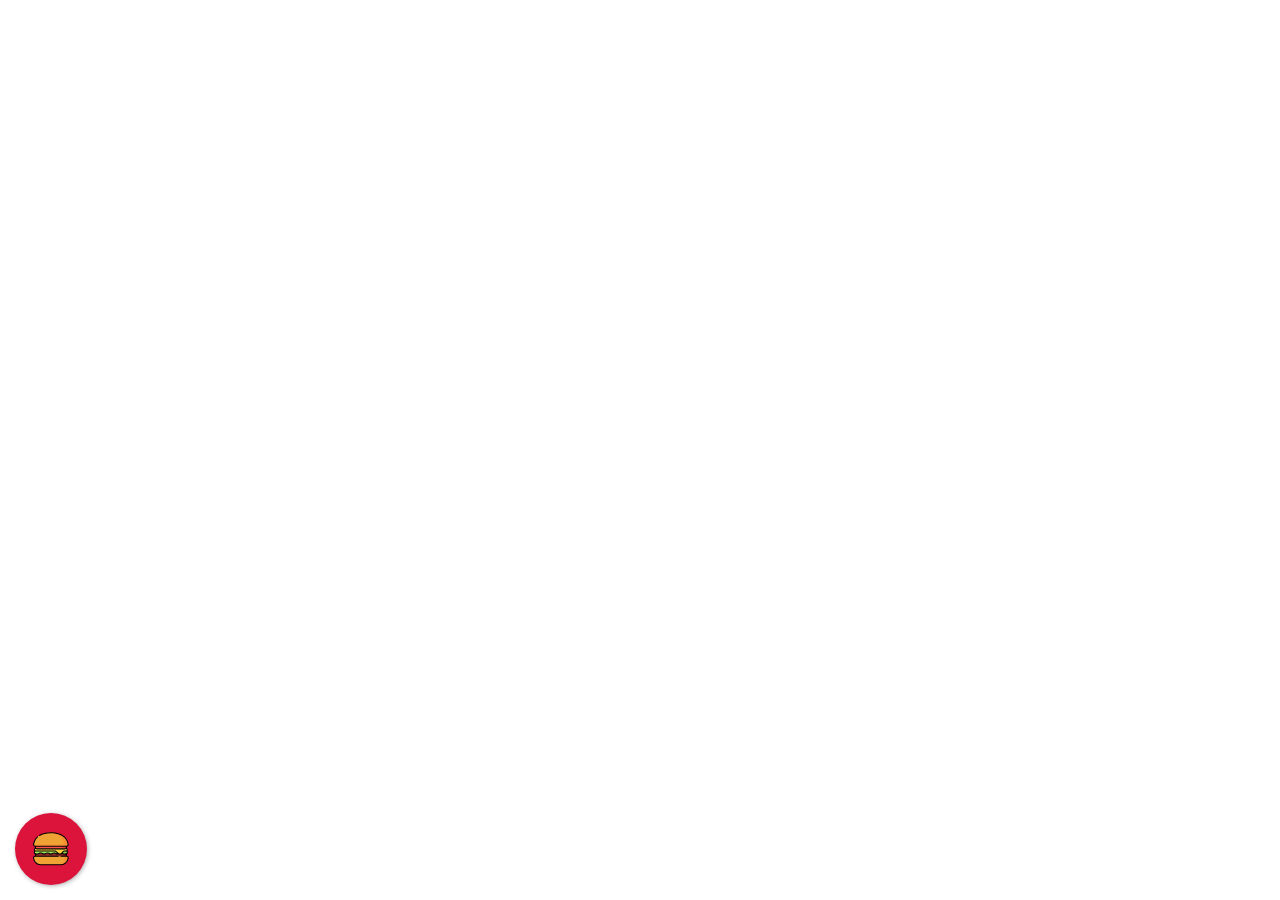
<file: floating-whatsapp-master/floating-whatsapp-master/index.html>
<!DOCTYPE html>
<html lang="pt-br">

<head>
    <meta charset="UTF-8">
    <title>Floating WhatsApp Button Demo</title>
    <script type="text/javascript" src="jquery-3.3.1.min.js"></script>
    <link rel="stylesheet" href="floating-wpp.css">
    <script type="text/javascript" src="floating-wpp.js"></script>
    <style>
        body {
            font-family: Arial, Helvetica, sans-serif
        }
    </style>
</head>

<body>
    <div id="myButton"></div>
</body>

<script type="text/javascript">
    $(function () {
        $('#myButton').floatingWhatsApp({
            phone: '5491133359850',
            popupMessage: 'Hello, how can we help you?',
            message: "I'd like to order a pizza",
            showPopup: true,
            showOnIE: false,
            headerTitle: 'Welcome!',
            headerColor: 'crimson',
            backgroundColor: 'crimson',
            buttonImage: '<img src="burger.svg" />'
        });
    });
</script>

</html>
</file>
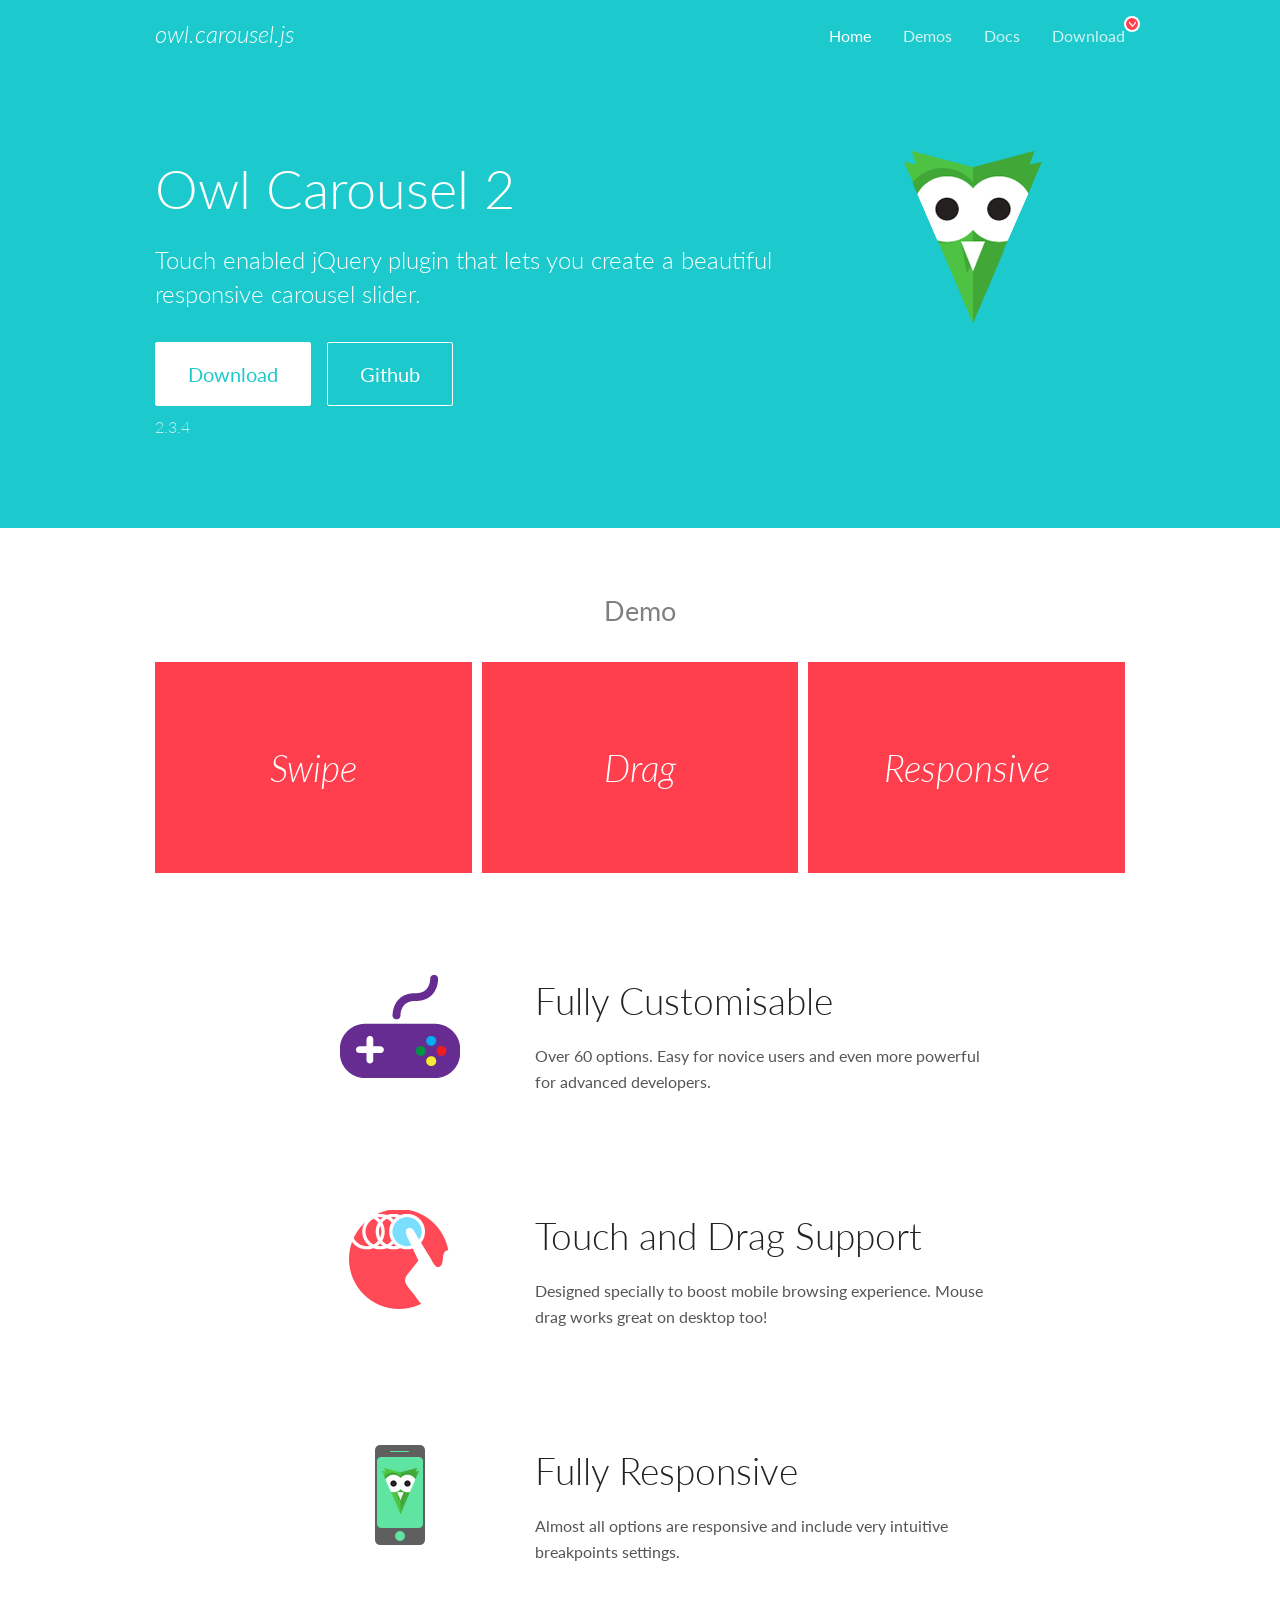
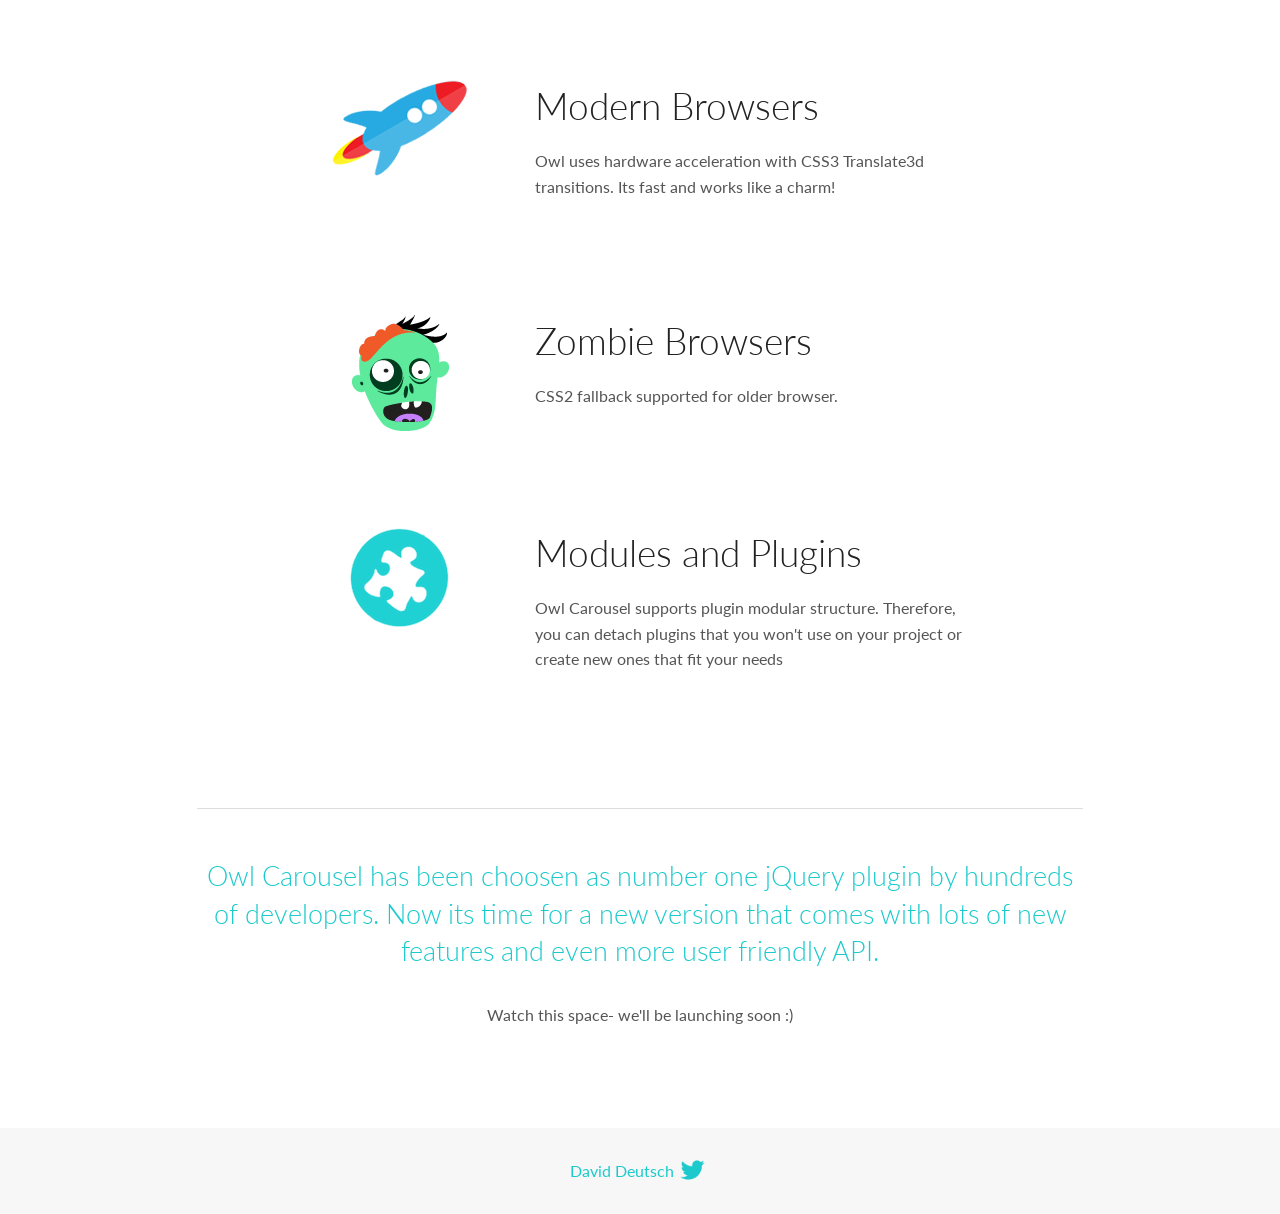
<file: OwlCarousel2-2.3.4/docs/index.html>
<!DOCTYPE html>
<html lang="en">
  <head>

    <!-- head -->
    <meta charset="utf-8">
    <meta name="msapplication-tap-highlight" content="no" />
    <meta name="viewport" content="width=device-width, initial-scale=1.0" />
    <meta name="description" content="Touch enabled jQuery plugin that lets you create beautiful responsive carousel slider.">
    <meta name="author" content="David Deutsch">
    <title>
      Home | Owl Carousel | 2.3.4
    </title>

    <!-- Stylesheets -->
    <link href='https://fonts.googleapis.com/css?family=Lato:300,400,700,400italic,300italic' rel='stylesheet' type='text/css'>
    <link rel="stylesheet" href="assets/css/docs.theme.min.css">

    <!-- Owl Stylesheets -->
    <link rel="stylesheet" href="assets/owlcarousel/assets/owl.carousel.min.css">
    <link rel="stylesheet" href="assets/owlcarousel/assets/owl.theme.default.min.css">

    <!-- HTML5 shim and Respond.js IE8 support of HTML5 elements and media queries -->

    <!--[if lt IE 9]>
      <script src="https://oss.maxcdn.com/libs/html5shiv/3.7.0/html5shiv.js"></script>
      <script src="https://oss.maxcdn.com/libs/respond.js/1.3.0/respond.min.js"></script>
    <![endif]-->

    <!-- Favicons -->
    <link rel="apple-touch-icon-precomposed" sizes="144x144" href="assets/ico/apple-touch-icon-144-precomposed.png">
    <link rel="shortcut icon" href="assets/ico/favicon.png">
    <link rel="shortcut icon" href="favicon.ico">

    <!-- Yeah i know js should not be in header. Its required for demos.-->

    <!-- javascript -->
    <script src="assets/vendors/jquery.min.js"></script>
    <script src="assets/owlcarousel/owl.carousel.js"></script>
  </head>
  <body>

    <!-- header -->
    <header class="header">
      <div class="row">
        <div class="large-12 columns">
          <div class="brand left">
            <h3>
              <a href="/OwlCarousel2/">owl.carousel.js</a> 
            </h3>
          </div>
          <a id="toggle-nav" class="right">
            <span></span> <span></span> <span></span> 
          </a> 
          <div class="nav-bar">
            <ul class="clearfix">
              <li class="active">
                <a href="/OwlCarousel2/index.html">Home</a> 
              </li>
              <li> <a href="/OwlCarousel2/demos/demos.html">Demos</a>  </li>
              <li> <a href="/OwlCarousel2/docs/started-welcome.html">Docs</a>  </li>
              <li>
                <a href="https://github.com/OwlCarousel2/OwlCarousel2/archive/2.3.4.zip">Download</a> 
                <span class="download"></span> 
              </li>
            </ul>
          </div>
        </div>
      </div>
    </header>

    <!-- home panel -->
    <section id="hero">
      <div class="row">
        <div class="large-8 medium-8 columns">
          <h1>Owl Carousel 2</h1>
          <h4>Touch enabled jQuery plugin that lets you create a beautiful responsive carousel slider.</h4>
          <a href="https://github.com/OwlCarousel2/OwlCarousel2/archive/2.3.4.zip" class="hero-button">Download</a> 
          <a href="https://github.com/OwlCarousel2/OwlCarousel2" class="hero-button outline">Github</a> 
          <p>2.3.4</p>
        </div>
        <div class="large-4 medium-4 columns">
          <img class="owl-logo" src="assets/img/owl-logo.png" alt="mr. Owl">
        </div>
      </div>
    </section>

    <!-- body -->
    <div class="home-demo">
      <div class="row">
        <div class="large-12 columns">
          <h3>Demo</h3>
          <div class="owl-carousel">
            <div class="item">
              <h2>Swipe</h2>
            </div>
            <div class="item">
              <h2>Drag</h2>
            </div>
            <div class="item">
              <h2>Responsive</h2>
            </div>
            <div class="item">
              <h2>CSS3</h2>
            </div>
            <div class="item">
              <h2>Fast</h2>
            </div>
            <div class="item">
              <h2>Easy</h2>
            </div>
            <div class="item">
              <h2>Free</h2>
            </div>
            <div class="item">
              <h2>Upgradable</h2>
            </div>
            <div class="item">
              <h2>Tons of options</h2>
            </div>
            <div class="item">
              <h2>Infinity</h2>
            </div>
            <div class="item">
              <h2>Auto Width</h2>
            </div>
          </div>
        </div>
      </div>
    </div>
    <script>
      var owl = $('.owl-carousel');
      owl.owlCarousel({
        margin: 10,
        loop: true,
        responsive: {
          0: {
            items: 1
          },
          600: {
            items: 2
          },
          1000: {
            items: 3
          }
        }
      })
    </script>

    <!-- features -->
    <div id="features">
      <div class="row">
        <div class="small-12 medium-9 small-centered columns">
          <section class="row feature">
            <div class="medium-4 small-12 columns">
              <img src="assets/img/feature-options.png" alt="">
            </div>
            <div class="medium-8 small-12 columns">
              <h2>Fully Customisable</h2>
              <p>Over 60 options. Easy for novice users and even more powerful for advanced developers.</p>
            </div>
          </section>
          <section class="row feature">
            <div class="medium-4 small-12 columns">
              <img src="assets/img/feature-drag.png" alt="">
            </div>
            <div class="medium-8 small-12 columns">
              <h2>Touch and Drag Support</h2>
              <p>Designed specially to boost mobile browsing experience. Mouse drag works great on desktop too!</p>
            </div>
          </section>
          <section class="row feature">
            <div class="medium-4 small-12 columns">
              <img src="assets/img/feature-responsive.png" alt="">
            </div>
            <div class="medium-8 small-12 columns">
              <h2>Fully Responsive</h2>
              <p>Almost all options are responsive and include very intuitive breakpoints settings.</p>
            </div>
          </section>
          <section class="row feature">
            <div class="medium-4 small-12 columns">
              <img src="assets/img/feature-modern.png" alt="">
            </div>
            <div class="medium-8 small-12 columns">
              <h2>Modern Browsers</h2>
              <p>Owl uses hardware acceleration with CSS3 Translate3d transitions. Its fast and works like a charm! </p>
            </div>
          </section>
          <section class="row feature">
            <div class="medium-4 small-12 columns">
              <img src="assets/img/feature-zombie.png" alt="">
            </div>
            <div class="medium-8 small-12 columns">
              <h2>Zombie Browsers</h2>
              <p>CSS2 fallback supported for older browser.</p>
            </div>
          </section>
          <section class="row feature">
            <div class="medium-4 small-12 columns">
              <img src="assets/img/feature-module.png" alt="">
            </div>
            <div class="medium-8 small-12 columns">
              <h2>Modules and Plugins</h2>
              <p>Owl Carousel supports plugin modular structure. Therefore, you can detach plugins that you won&#x27;t use on your project or create new ones that fit your needs</p>
            </div>
          </section>
        </div>
      </div>
    </div>

    <!-- footer -->
    <section id="teaser-text">
      <div class="row">
        <div class="small-12 medium-11 small-centered columns">
          <hr>
          <h3 id="owl-carousel-has-been-choosen-as-number-one-jquery-plugin-by-hundreds-of-developers-now-its-time-for-a-new-version-that-comes-with-lots-of-new-features-and-even-more-user-friendly-api-">Owl Carousel has been choosen as number one jQuery plugin by hundreds of developers. Now its time for a new version that comes with lots of new features and even more user friendly API.</h3>
          <p>Watch this space- we&#39;ll be launching soon :)</p>
        </div>
      </div>
    </section>

    <!-- footer -->
    <footer class="footer">
      <div class="row">
        <div class="large-12 columns">
          <h5>
            <a href="/OwlCarousel2/docs/support-contact.html">David Deutsch</a> 
            <a id="custom-tweet-button" href="https://twitter.com/share?url=https://github.com/OwlCarousel2/OwlCarousel2&text=Owl Carousel - This is so awesome! " target="_blank"></a> 
          </h5>
        </div>
      </div>
    </footer>

    <!-- vendors -->
    <script src="assets/vendors/highlight.js"></script>
    <script src="assets/js/app.js"></script>
  </body>
</html>
</file>
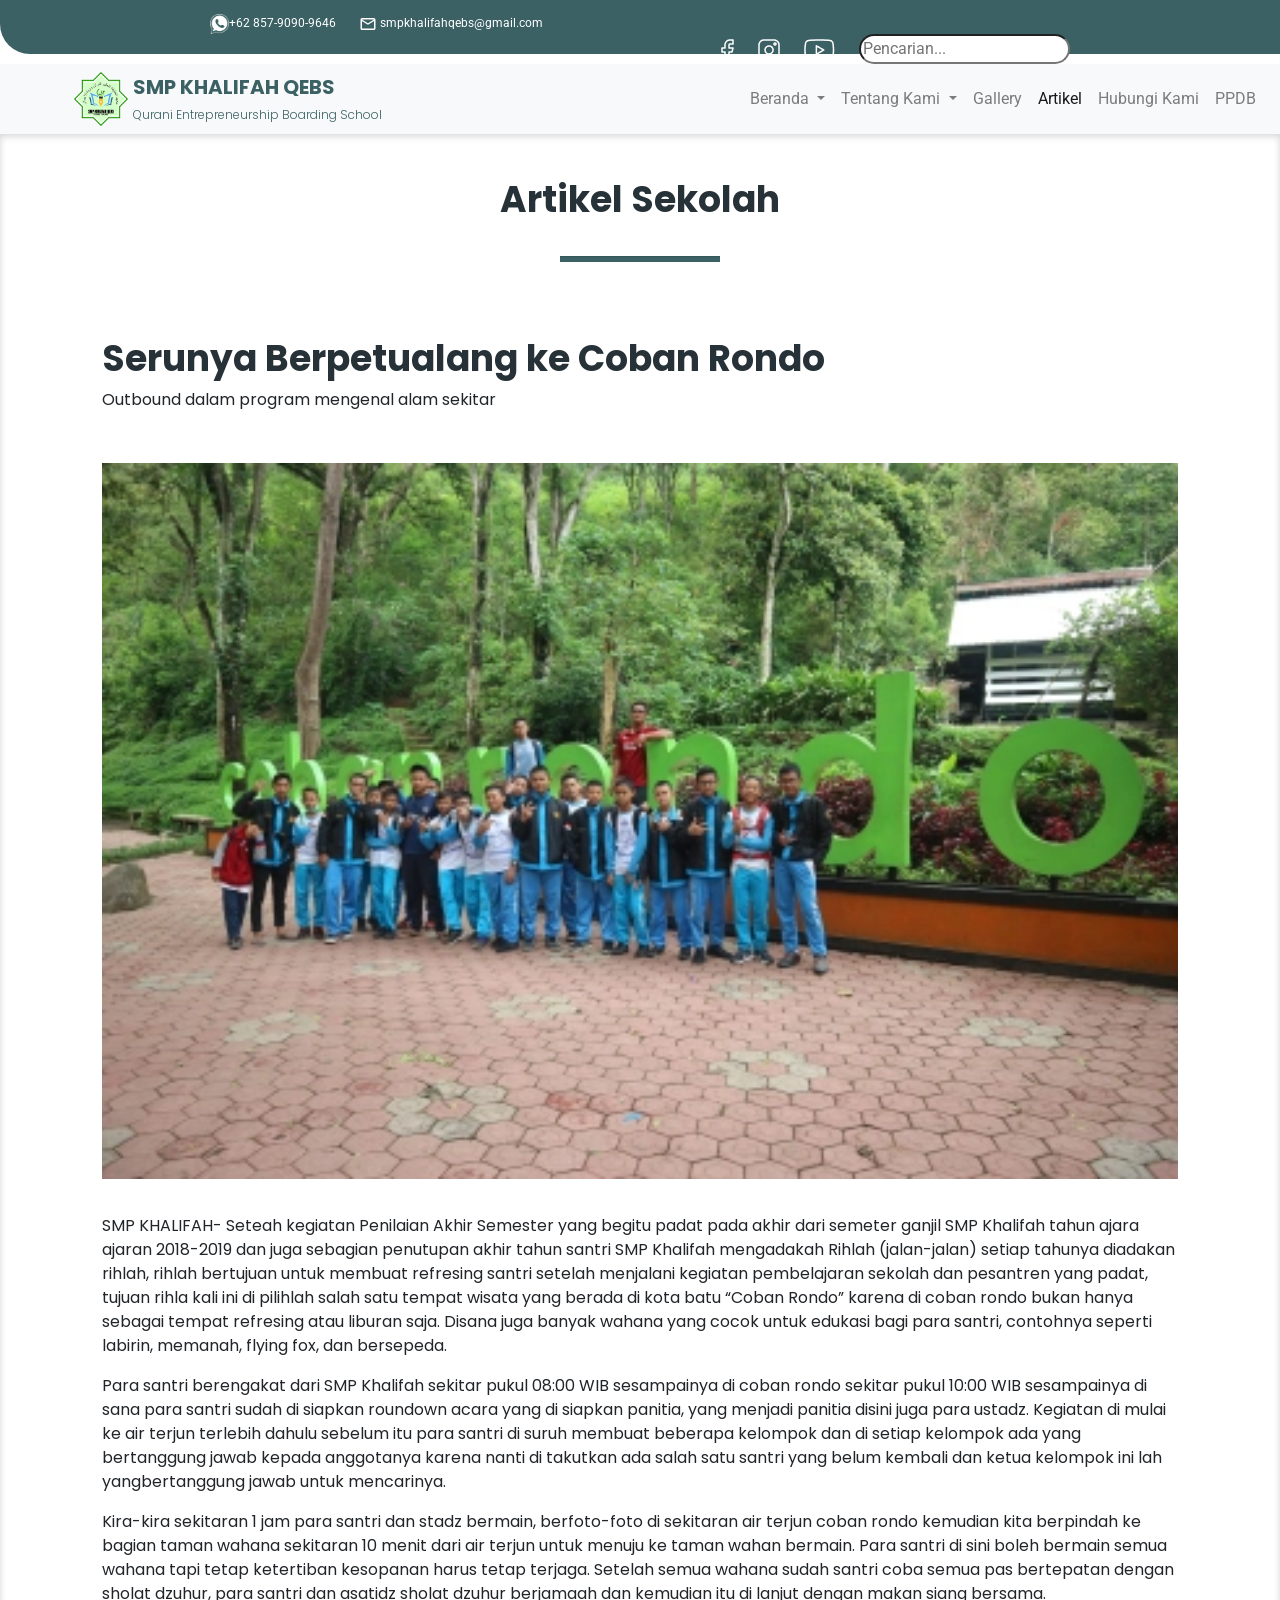
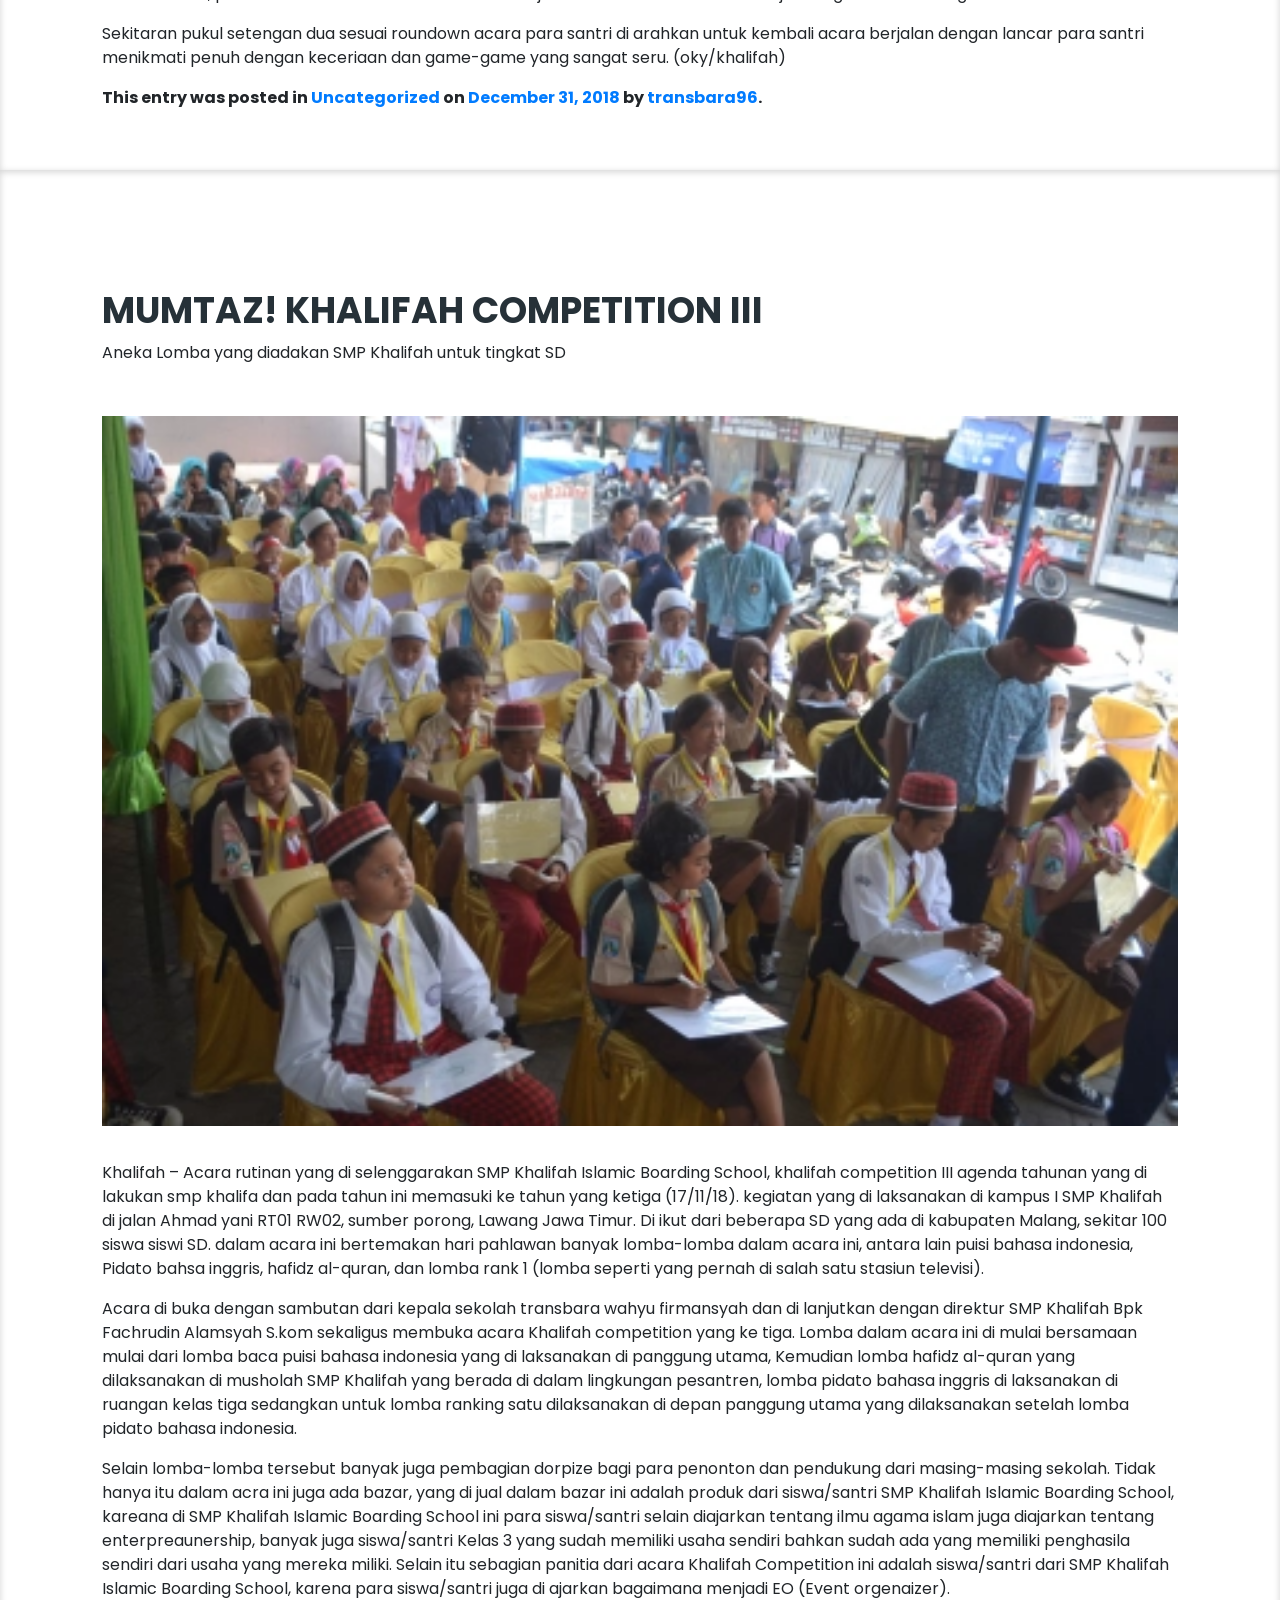
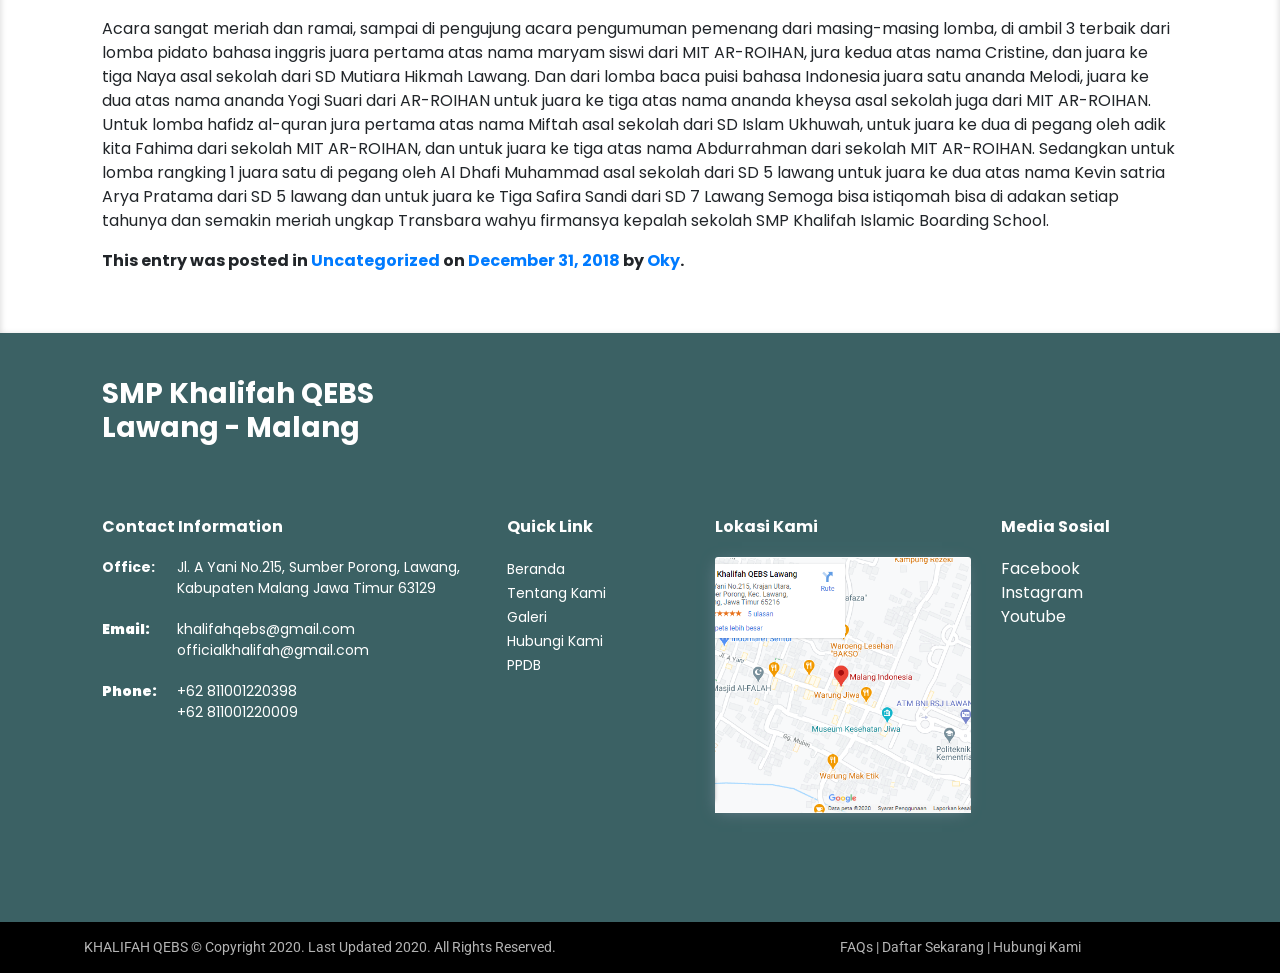
<file: ArtikelDetail.html>
<!DOCTYPE html>
<html lang="en">

<head>
    <meta charset="UTF-8">
    <meta name="viewport" content="width=device-width, initial-scale=1.0">
    <title>Artikel Sekolah</title>

    <!-- STYLE -->
    <link rel="stylesheet" href="SmpKhalifah.css">
    <link rel="stylesheet" href="responsive.css">

    <!-- ICONS -->
    <link href="https://fonts.googleapis.com/icon?family=Material+Icons" rel="stylesheet">

    <!-- FONT -->
    <link href="https://fonts.googleapis.com/css2?family=Poppins:wght@300;400;700&display=swap" rel="stylesheet">
    <link href="https://fonts.googleapis.com/css2?family=Roboto&display=swap" rel="stylesheet">

    <!-- BOOTSTRAP -->
    <link rel="stylesheet" href="https://cdn.jsdelivr.net/npm/bootstrap@4.5.3/dist/css/bootstrap.min.css"
        integrity="sha384-TX8t27EcRE3e/ihU7zmQxVncDAy5uIKz4rEkgIXeMed4M0jlfIDPvg6uqKI2xXr2" crossorigin="anonymous">
</head>

<body>
    <div class="header">
        <div class="contact-left">

            <div class="whatsapp">
                <img src="./images/v0_301.png" alt="whatsapp" height="20">+62 857-9090-9646
            </div>

            <div class="mail">
                <img src="./images/mail_outline-white-18dp/1x/outline_mail_outline_white_18dp.png" alt="mail">
                smpkhalifahqebs@gmail.com
            </div>
        </div>

        <div class="contact-right">
            <span>
                <img src="./images/facebook.png" alt="facebook">
            </span>
            <span>
                <img src="./images/instagram.png" alt="instagram">
            </span>
            <span>
                <img src="./images/youtube.png" alt="youtube">
            </span>
            <span>
                <input class="search" type="search" placeholder="Pencarian..." style="border-radius: 15px;">
            </span>
        </div>
    </div>

    <nav class="navbar navbar-expand-lg navbar-light bg-light" style="width: 100%;">
        <a href="./SmpKhalifah.html" class="a-logo">
            <div class="logo">
                <img class="logo-img" src="./images/v0_294.png" alt="SMP KHALIFAH LOGO">
                <div class="logo-text">
                    <span class="title"> SMP KHALIFAH QEBS</span> <br>
                    <span class="subtitle">Qurani Entrepreneurship Boarding School</span>
                </div>
            </div>
        </a>
        <button class="navbar-toggler" type="button" data-toggle="collapse" data-target="#navbarNavDropdown"
            aria-controls="navbarNavDropdown" aria-expanded="false" aria-label="Toggle navigation">
            <span class="navbar-toggler-icon"></span>
        </button>
        <div class="collapse navbar-collapse" id="navbarNavDropdown" style="padding-left: 5%">
            <ul class="navbar-nav">
                <li class="nav-item dropdown">
                    <a class="nav-link dropdown-toggle" href="./SmpKhalifah.html" id="navbarDropdownMenuLink"
                        role="button" data-toggle="dropdown" aria-haspopup="true" aria-expanded="false">
                        Beranda
                    </a>
                    <div class="dropdown-menu" aria-labelledby="navbarDropdownMenuLink">
                        <a class="dropdown-item" href="./SmpKhalifah.html">Sambutan Kepala Sekolah</a>
                        <a class="dropdown-item" href="./SmpKhalifah.html">Video Profil</a>
                        <a class="dropdown-item" href="./SmpKhalifah.html">Galeri Sekolah</a>
                        <a class="dropdown-item" href="./SmpKhalifah.html">Fasilitas</a>
                        <a class="dropdown-item" href="./SmpKhalifah.html">Agenda Sekolah</a>
                        <a class="dropdown-item" href="./SmpKhalifah.html">Informasi Sekolah</a>
                    </div>
                </li>
                <li class="nav-item dropdown ">
                    <a class="nav-link dropdown-toggle" href="./ProfilSekolah.html" id="navbarDropdownMenuLink"
                        role="button" data-toggle="dropdown" aria-haspopup="true" aria-expanded="false">
                        Tentang Kami
                    </a>
                    <div class="dropdown-menu" aria-labelledby="navbarDropdownMenuLink">
                        <a class="dropdown-item" href="./ProfilSekolah.html">Profil Sekolah</a>
                        <a class="dropdown-item" href="./ProfilSekolah.html">Visi, Misi, dan Tujuan Sekolah</a>
                        <a class="dropdown-item" href="./ProfilSekolah.html">Program Sekolah</a>
                    </div>
                </li>
                <li class="nav-item">
                    <a class="nav-link" href="./GaleriSekolah.html">Gallery</a>
                </li>
                <li class="nav-item active">
                    <a class="nav-link" href="">Artikel</a>
                </li>
                <li class="nav-item">
                    <a class="nav-link" href="./HubungiKami.html">Hubungi Kami</a>
                </li>
                <li class="nav-item">
                    <a class="nav-link" href="./PPDB.html">PPDB</a>
                </li>
                <li class="nav-item">
                    <form class="form-inline">
                        <input class="form-control mr-sm-2" type="search" placeholder="Pencarian" aria-label="Search">
                        <button class="btn btn-outline-success my-2 my-sm-0" type="submit">Cari</button>
                    </form>
                </li>
            </ul>
        </div>
    </nav>

    <!-- ARTIKEL DETAIL -->
    <div class="artikelDetail">
        <div class="artikelDetail-title">
            <h1>Artikel Sekolah</h1>
            <hr>
        </div>

        <div class="content">
            <h1>Serunya Berpetualang ke Coban Rondo</h1>
            <p>Outbound dalam program mengenal alam sekitar</p>
        </div>

        <img src="./images/v0_176.png" alt="Outbound dalam program mengenal alam sekitar">

        <div class="text">
            <p>
                SMP KHALIFAH- Seteah kegiatan Penilaian Akhir Semester yang begitu padat pada akhir dari semeter ganjil
                SMP
                Khalifah tahun ajara ajaran 2018-2019 dan juga sebagian penutupan akhir tahun santri SMP Khalifah
                mengadakah
                Rihlah (jalan-jalan) setiap tahunya diadakan rihlah, rihlah bertujuan untuk membuat refresing santri
                setelah
                menjalani kegiatan pembelajaran sekolah dan pesantren yang padat, tujuan rihla kali ini di pilihlah
                salah
                satu tempat wisata yang berada di kota batu “Coban Rondo” karena di coban rondo bukan hanya sebagai
                tempat
                refresing atau liburan saja. Disana juga banyak wahana yang cocok untuk edukasi bagi para santri,
                contohnya
                seperti labirin, memanah, flying fox, dan bersepeda.
            </p>

            <p>Para santri berengakat dari SMP Khalifah sekitar pukul 08:00 WIB sesampainya di coban rondo sekitar pukul
                10:00 WIB sesampainya di sana para santri sudah di siapkan roundown acara yang di siapkan panitia, yang
                menjadi panitia disini juga para ustadz. Kegiatan di mulai ke air terjun terlebih dahulu sebelum itu
                para
                santri di suruh membuat beberapa kelompok dan di setiap kelompok ada yang bertanggung jawab kepada
                anggotanya karena nanti di takutkan ada salah satu santri yang belum kembali dan ketua kelompok ini lah
                yangbertanggung jawab untuk mencarinya.</p>


            <p>Kira-kira sekitaran 1 jam para santri dan stadz bermain, berfoto-foto di sekitaran air terjun coban rondo
                kemudian kita berpindah ke bagian taman wahana sekitaran 10 menit dari air terjun untuk menuju ke taman
                wahan bermain. Para santri di sini boleh bermain semua wahana tapi tetap ketertiban kesopanan harus
                tetap
                terjaga. Setelah semua wahana sudah santri coba semua pas bertepatan dengan sholat dzuhur, para santri
                dan
                asatidz sholat dzuhur berjamaah dan kemudian itu di lanjut dengan makan siang bersama.</p>


            <p>Sekitaran pukul setengan dua sesuai roundown acara para santri di arahkan untuk kembali acara berjalan
                dengan lancar para santri menikmati penuh dengan keceriaan dan game-game yang sangat seru.
                (oky/khalifah)</p>

            <p><b> This entry was posted in <a href="">Uncategorized</a> on <a href="">December 31, 2018</a> by <a
                        href="">transbara96</a>.</b></p>

        </div>
    </div>

    <div class="artikelDetail">

        <div class="content">
            <h1>MUMTAZ! KHALIFAH COMPETITION III</h1>
            <p>Aneka Lomba yang diadakan SMP Khalifah untuk tingkat SD</p>
        </div>

        <img src="./images/v0_175.png" alt="Outbound dalam program mengenal alam sekitar">

        <div class="text">
            <p>
                Khalifah – Acara rutinan yang di selenggarakan SMP Khalifah Islamic Boarding School, khalifah
                competition III agenda tahunan yang di lakukan smp khalifa dan pada tahun ini memasuki ke tahun yang
                ketiga (17/11/18). kegiatan yang di laksanakan di kampus I SMP Khalifah di jalan Ahmad yani RT01 RW02,
                sumber porong, Lawang Jawa Timur. Di ikut dari beberapa SD yang ada di kabupaten Malang, sekitar 100
                siswa siswi SD. dalam acara ini bertemakan hari pahlawan banyak lomba-lomba dalam acara ini, antara lain
                puisi bahasa indonesia, Pidato bahsa inggris, hafidz al-quran, dan lomba rank 1 (lomba seperti yang
                pernah di salah satu stasiun televisi).

            </p>



            <p>Acara di buka dengan sambutan dari kepala sekolah transbara wahyu firmansyah dan di lanjutkan dengan
                direktur SMP Khalifah Bpk Fachrudin Alamsyah S.kom sekaligus membuka acara Khalifah competition yang ke
                tiga. Lomba dalam acara ini di mulai bersamaan mulai dari lomba baca puisi bahasa indonesia yang di
                laksanakan di panggung utama, Kemudian lomba hafidz al-quran yang dilaksanakan di musholah SMP Khalifah
                yang berada di dalam lingkungan pesantren, lomba pidato bahasa inggris di laksanakan di ruangan kelas
                tiga sedangkan untuk lomba ranking satu dilaksanakan di depan panggung utama yang dilaksanakan setelah
                lomba pidato bahasa indonesia.
            </p>


            <p>Selain lomba-lomba tersebut banyak juga pembagian dorpize bagi para penonton dan pendukung dari
                masing-masing sekolah. Tidak hanya itu dalam acra ini juga ada bazar, yang di jual dalam bazar ini
                adalah produk dari siswa/santri SMP Khalifah Islamic Boarding School, kareana di SMP Khalifah Islamic
                Boarding School ini para siswa/santri selain diajarkan tentang ilmu agama islam juga diajarkan tentang
                enterpreaunership, banyak juga siswa/santri Kelas 3 yang sudah memiliki usaha sendiri bahkan sudah ada
                yang memiliki penghasila sendiri dari usaha yang mereka miliki. Selain itu sebagian panitia dari acara
                Khalifah Competition ini adalah siswa/santri dari SMP Khalifah Islamic Boarding School, karena para
                siswa/santri juga di ajarkan bagaimana menjadi EO (Event orgenaizer).
            </p>


            <p>Acara sangat meriah dan ramai, sampai di pengujung acara pengumuman pemenang dari masing-masing lomba, di
                ambil 3 terbaik dari lomba pidato bahasa inggris juara pertama atas nama maryam siswi dari MIT
                AR-ROIHAN, jura kedua atas nama Cristine, dan juara ke tiga Naya asal sekolah dari SD Mutiara Hikmah
                Lawang. Dan dari lomba baca puisi bahasa Indonesia juara satu ananda Melodi, juara ke dua atas nama
                ananda Yogi Suari dari AR-ROIHAN untuk juara ke tiga atas nama ananda kheysa asal sekolah juga dari MIT
                AR-ROIHAN. Untuk lomba hafidz al-quran jura pertama atas nama Miftah asal sekolah dari SD Islam Ukhuwah,
                untuk juara ke dua di pegang oleh adik kita Fahima dari sekolah MIT AR-ROIHAN, dan untuk juara ke tiga
                atas nama Abdurrahman dari sekolah MIT AR-ROIHAN. Sedangkan untuk lomba rangking 1 juara satu di pegang
                oleh Al Dhafi Muhammad asal sekolah dari SD 5 lawang untuk juara ke dua atas nama Kevin satria Arya
                Pratama dari SD 5 lawang dan untuk juara ke Tiga Safira Sandi dari SD 7 Lawang Semoga bisa istiqomah
                bisa di adakan setiap tahunya dan semakin meriah ungkap Transbara wahyu firmansya kepalah sekolah SMP
                Khalifah Islamic Boarding School.</p>

            <p><b> This entry was posted in <a href="">Uncategorized</a> on <a href="">December 31, 2018</a> by <a
                        href="">Oky</a>.
                </b></p>

        </div>
    </div>

    <footer class="footer" role="contentinfo">
        <div
            style="font-family: 'Poppins'; display: block; background-color: #3B6164; height: auto; color: white; padding: 44px 8%; justify-content: space-around;">
            <div style="display: flex; width: 300px; font-weight: 700;">
                <h3><b>SMP Khalifah QEBS Lawang - Malang</b></h3>
            </div>
            <div class="row" style="margin: auto 0;">

                <div class="col" style="padding: 0; height: auto;">
                    <div class="row">
                        <div class="col">
                            <h3 style="font-size: 16px; font-weight: 700;">Contact Information</h3>
                            <div style="display: flex; margin: 20px auto; width: auto;">
                                <div style="margin-right: 25px; width: 50px; font-size: 14px; font-weight: 700;">
                                    Office:
                                </div>
                                <div style="width: 300px; font-size: 14px; font-weight: 400;">Jl. A Yani No.215,
                                    Sumber
                                    Porong, Lawang,
                                    Kabupaten Malang Jawa Timur 63129</div>
                            </div>
                            <div style="display: flex; margin: 20px auto; width: auto;">
                                <div style="margin-right: 25px; width: 50px; font-size: 14px; font-weight: 700;">
                                    <b>Email:</b></div>
                                <div style="width: 300px; font-size: 14px; font-weight: 400;"">khalifahqebs@gmail.com <br>
                                    officialkhalifah@gmail.com</div>
                            </div>
                            <div style=" display: flex; margin: 20px auto; width: auto;">
                                    <div style="margin-right: 25px; width: 50px; font-size: 14px; font-weight: 700;">
                                        <b>Phone:</b></div>
                                    <div style="width: 300px; font-size: 14px; font-weight: 400;">+62 811001220398
                                        <br>
                                        +62 811001220009</div>
                                </div>
                            </div>

                            <div class="col">
                                <h3 style="font-size: 16px; font-weight: 700; margin-bottom: 20px ;">Quick Link</h3>
                                <ul class="list-unstyled">
                                    <li style="width: 100%; "><a href="#"
                                            style="width: 300px; font-size: 14px; font-weight: 400; text-decoration: none; color: white;">Beranda</a>
                                    </li>
                                    <li style="width: 100%;"><a href="./ProfilSekolah.html"
                                            style="width: 300px; font-size: 14px; font-weight: 400; text-decoration: none; color: white;">Tentang
                                            Kami</a></li>
                                    <li style="width: 100%;"><a href="./GaleriSekolah.html"
                                            style="width: 300px; font-size: 14px; font-weight: 400; text-decoration: none; color: white;">Galeri</a>
                                    </li>
                                    <li style="width: 100%;"><a href="./HubungiKami.html"
                                            style="width: 300px; font-size: 14px; font-weight: 400; text-decoration: none; color: white;">Hubungi
                                            Kami</a>
                                    </li>
                                    <li style="width: 100%;"><a href="./PPDB.html"
                                            style="width: 300px; font-size: 14px; font-weight: 400; text-decoration: none; color: white;">PPDB</a>
                                    </li>
                                </ul>
                            </div>

                            <div class="col">
                                <h3 style="font-size: 16px; font-weight: 700; margin-bottom: 20px ;">Lokasi Kami
                                </h3>
                                <a data-fancybox="lokasiKami" data-caption="SMP Khalifah QEBS Malang"
                                    href="./images/v0_159.png"><img src="./images/v0_159.png" class="card-img-top"
                                        alt="Lokasi Kami" width="auto"></a>
                            </div>

                            <div class="col">
                                <h3 style="font-size: 16px; font-weight: 700; margin-bottom: 20px ;">Media Sosial
                                </h3>
                                <ul class="list-unstyled">
                                    <li style="width: 100%;"><a href="#"
                                            style="text-decoration: none; color: white;">Facebook</a></li>
                                    <li style="width: 100%;"><a href="https://www.instagram.com/khalifah.qebs/"
                                            style="text-decoration: none; color: white;">Instagram</a></li>
                                    <li style="width: 100%;"><a
                                            href="https://www.youtube.com/channel/UCZInMogdoZVVm3u1YB9jb2A"
                                            style="text-decoration: none; color: white;">Youtube</a>
                                    </li>
                                </ul>
                            </div>
                        </div>
                    </div>
                </div>
            </div>

            <div class="row justify-content-center text-center" style="background-color: black; margin: auto;">
                <div class="col">
                    <p class="copyright" style="margin: auto; color: white; font-family: 'Roboto'; font-size: 14px;">
                        KHALIFAH QEBS © Copyright 2020. Last Updated 2020. All Rights Reserved.
                    </p>
                </div>
                <div class="col">
                    <p class="copyright" style="margin: auto; color: white; font-family: 'Roboto'; font-size: 14px;">
                        <a href="./ProfilSekolah.html" style="text-decoration:none; color: white;">FAQs</a> | <a
                            href="./PPDB.html" style="text-decoration:none; color: white;">Daftar Sekarang</a> | <a
                            href="./HubungiKami.html" style="text-decoration:none; color: white;">Hubungi Kami</a>
                    </p>
                </div>
            </div>

    </footer>

    <script src="https://code.jquery.com/jquery-3.5.1.slim.min.js"
        integrity="sha384-DfXdz2htPH0lsSSs5nCTpuj/zy4C+OGpamoFVy38MVBnE+IbbVYUew+OrCXaRkfj"
        crossorigin="anonymous"></script>
    <script src="https://cdn.jsdelivr.net/npm/popper.js@1.16.1/dist/umd/popper.min.js"
        integrity="sha384-9/reFTGAW83EW2RDu2S0VKaIzap3H66lZH81PoYlFhbGU+6BZp6G7niu735Sk7lN"
        crossorigin="anonymous"></script>
    <script src="https://cdn.jsdelivr.net/npm/bootstrap@4.5.3/dist/js/bootstrap.min.js"
        integrity="sha384-w1Q4orYjBQndcko6MimVbzY0tgp4pWB4lZ7lr30WKz0vr/aWKhXdBNmNb5D92v7s"
        crossorigin="anonymous"></script>

</body>

</html>
</file>
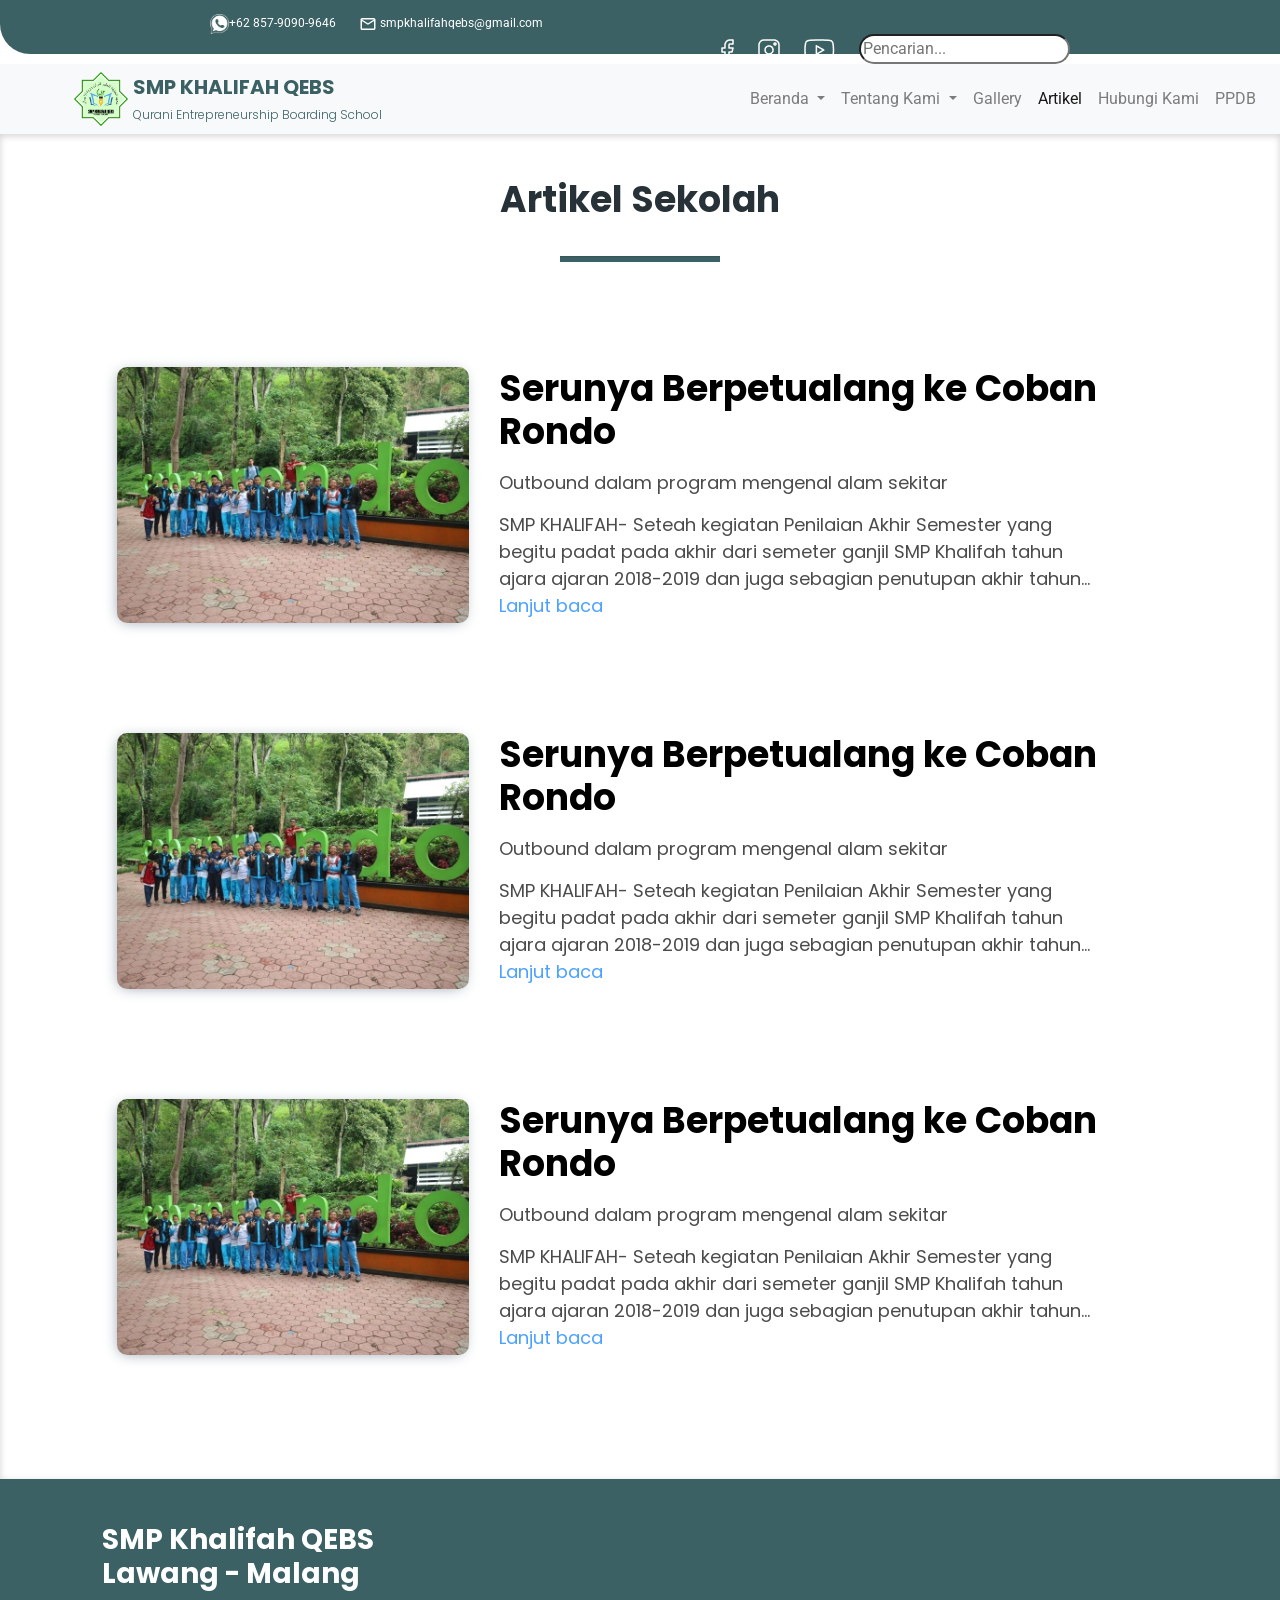
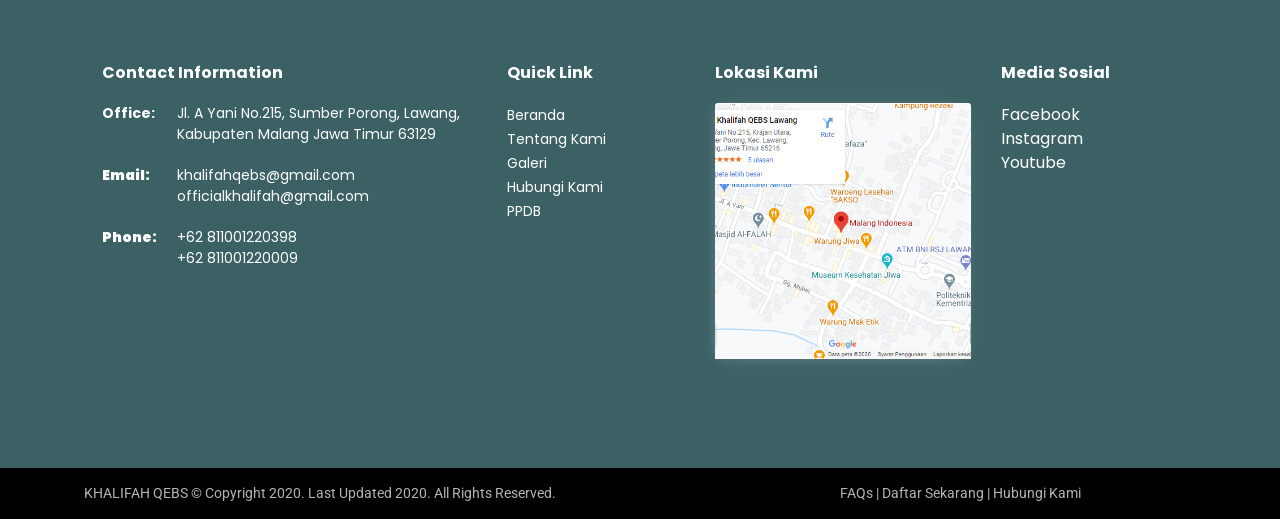
<file: ArtikelSekolah.html>
<!DOCTYPE html>
<html lang="en">

<head>
    <meta charset="UTF-8">
    <meta name="viewport" content="width=device-width, initial-scale=1.0">
    <title>Artikel Sekolah</title>

    <!-- STYLE -->
    <link rel="stylesheet" href="SmpKhalifah.css">
    <link rel="stylesheet" href="responsive.css">

    <!-- ICONS -->
    <link href="https://fonts.googleapis.com/icon?family=Material+Icons" rel="stylesheet">

    <!-- FONT -->
    <link href="https://fonts.googleapis.com/css2?family=Poppins:wght@300;400;700&display=swap" rel="stylesheet">
    <link href="https://fonts.googleapis.com/css2?family=Roboto&display=swap" rel="stylesheet">

    <!-- BOOTSTRAP -->
    <link rel="stylesheet" href="https://cdn.jsdelivr.net/npm/bootstrap@4.5.3/dist/css/bootstrap.min.css"
        integrity="sha384-TX8t27EcRE3e/ihU7zmQxVncDAy5uIKz4rEkgIXeMed4M0jlfIDPvg6uqKI2xXr2" crossorigin="anonymous">
</head>

<body>
    <div class="header">
        <div class="contact-left">

            <div class="whatsapp">
                <img src="./images/v0_301.png" alt="whatsapp" height="20">+62 857-9090-9646
            </div>

            <div class="mail">
                <img src="./images/mail_outline-white-18dp/1x/outline_mail_outline_white_18dp.png" alt="mail">
                smpkhalifahqebs@gmail.com
            </div>
        </div>

        <div class="contact-right">
            <span>
                <img src="./images/facebook.png" alt="facebook">
            </span>
            <span>
                <img src="./images/instagram.png" alt="instagram">
            </span>
            <span>
                <img src="./images/youtube.png" alt="youtube">
            </span>
            <span>
                <input class="search" type="search" placeholder="Pencarian..." style="border-radius: 15px;">
            </span>
        </div>
    </div>

    <nav class="navbar navbar-expand-lg navbar-light bg-light" style="width: 100%;">
        <a href="./SmpKhalifah.html" class="a-logo">
            <div class="logo">
                <img class="logo-img" src="./images/v0_294.png" alt="SMP KHALIFAH LOGO">
                <div class="logo-text">
                    <span class="title"> SMP KHALIFAH QEBS</span> <br>
                    <span class="subtitle">Qurani Entrepreneurship Boarding School</span>
                </div>
            </div>
        </a>
        <button class="navbar-toggler" type="button" data-toggle="collapse" data-target="#navbarNavDropdown"
            aria-controls="navbarNavDropdown" aria-expanded="false" aria-label="Toggle navigation">
            <span class="navbar-toggler-icon"></span>
        </button>
        <div class="collapse navbar-collapse" id="navbarNavDropdown" style="padding-left: 5%">
            <ul class="navbar-nav">
                <li class="nav-item dropdown">
                    <a class="nav-link dropdown-toggle" href="./SmpKhalifah.html" id="navbarDropdownMenuLink"
                        role="button" data-toggle="dropdown" aria-haspopup="true" aria-expanded="false">
                        Beranda
                    </a>
                    <div class="dropdown-menu" aria-labelledby="navbarDropdownMenuLink">
                        <a class="dropdown-item" href="./SmpKhalifah.html">Sambutan Kepala Sekolah</a>
                        <a class="dropdown-item" href="./SmpKhalifah.html">Video Profil</a>
                        <a class="dropdown-item" href="./SmpKhalifah.html">Galeri Sekolah</a>
                        <a class="dropdown-item" href="./SmpKhalifah.html">Fasilitas</a>
                        <a class="dropdown-item" href="./SmpKhalifah.html">Agenda Sekolah</a>
                        <a class="dropdown-item" href="./SmpKhalifah.html">Informasi Sekolah</a>
                    </div>
                </li>
                <li class="nav-item dropdown ">
                    <a class="nav-link dropdown-toggle" href="./ProfilSekolah.html" id="navbarDropdownMenuLink"
                        role="button" data-toggle="dropdown" aria-haspopup="true" aria-expanded="false">
                        Tentang Kami
                    </a>
                    <div class="dropdown-menu" aria-labelledby="navbarDropdownMenuLink">
                        <a class="dropdown-item" href="./ProfilSekolah.html">Profil Sekolah</a>
                        <a class="dropdown-item" href="./ProfilSekolah.html">Visi, Misi, dan Tujuan Sekolah</a>
                        <a class="dropdown-item" href="./ProfilSekolah.html">Program Sekolah</a>
                    </div>
                </li>
                <li class="nav-item">
                    <a class="nav-link" href="./GaleriSekolah.html">Gallery</a>
                </li>
                <li class="nav-item active">
                    <a class="nav-link" href="">Artikel</a>
                </li>
                <li class="nav-item">
                    <a class="nav-link" href="./HubungiKami.html">Hubungi Kami</a>
                </li>
                <li class="nav-item">
                    <a class="nav-link" href="./PPDB.html">PPDB</a>
                </li>
                <li class="nav-item">
                    <form class="form-inline">
                        <input class="form-control mr-sm-2" type="search" placeholder="Pencarian" aria-label="Search">
                        <button class="btn btn-outline-success my-2 my-sm-0" type="submit">Cari</button>
                    </form>
                </li>
            </ul>
        </div>
    </nav>

    <!-- ARTIKEL SEKOLAH -->
    <div class="artikelSekolah">

        <div class="artikelDetail-title">
            <h1>Artikel Sekolah</h1>
            <hr>
        </div>

        <div class="article-content">

            <div class="row">
                <div class="col">
                    <div>
                        <img src="./images/v0_176.png" alt="article image">
                    </div>
                    <div>
                        <h1>Serunya Berpetualang ke Coban
                            Rondo</h1>
                        <p>Outbound dalam program mengenal alam sekitar</p>
                        <p>SMP KHALIFAH- Seteah kegiatan Penilaian Akhir Semester yang begitu padat pada akhir dari
                            semeter
                            ganjil SMP Khalifah tahun ajara ajaran 2018-2019 dan juga sebagian penutupan akhir tahun...
                            <a href="./ArtikelDetail.html">Lanjut baca</a></p>
                    </div>
                </div>
            </div>
            <div class="row">
                <div class="col">
                    <div>
                        <img src="./images/v0_176.png" alt="article image">
                    </div>
                    <div>
                        <h1>Serunya Berpetualang ke Coban
                            Rondo</h1>
                        <p>Outbound dalam program mengenal alam sekitar</p>
                        <p>SMP KHALIFAH- Seteah kegiatan Penilaian Akhir Semester yang begitu padat pada akhir dari
                            semeter
                            ganjil SMP Khalifah tahun ajara ajaran 2018-2019 dan juga sebagian penutupan akhir tahun...
                            <a href="./ArtikelDetail.html">Lanjut baca</a></p>
                    </div>
                </div>
            </div>
            <div class="row">
                <div class="col">
                    <div>
                        <img src="./images/v0_176.png" alt="article image">
                    </div>
                    <div>
                        <h1>Serunya Berpetualang ke Coban
                            Rondo</h1>
                        <p>Outbound dalam program mengenal alam sekitar</p>
                        <p>SMP KHALIFAH- Seteah kegiatan Penilaian Akhir Semester yang begitu padat pada akhir dari
                            semeter
                            ganjil SMP Khalifah tahun ajara ajaran 2018-2019 dan juga sebagian penutupan akhir tahun...
                            <a href="./ArtikelDetail.html">Lanjut baca</a></p>
                    </div>
                </div>
            </div>
        </div>

    </div>

    <footer class="footer" role="contentinfo">
        <div
            style="font-family: 'Poppins'; display: block; background-color: #3B6164; height: auto; color: white; padding: 44px 8%; justify-content: space-around;">
            <div style="display: flex; width: 300px; font-weight: 700;">
                <h3><b>SMP Khalifah QEBS Lawang - Malang</b></h3>
            </div>
            <div class="row" style="margin: auto 0;">

                <div class="col" style="padding: 0; height: auto;">
                    <div class="row">
                        <div class="col">
                            <h3 style="font-size: 16px; font-weight: 700;">Contact Information</h3>
                            <div style="display: flex; margin: 20px auto; width: auto;">
                                <div style="margin-right: 25px; width: 50px; font-size: 14px; font-weight: 700;">
                                    Office:
                                </div>
                                <div style="width: 300px; font-size: 14px; font-weight: 400;">Jl. A Yani No.215,
                                    Sumber
                                    Porong, Lawang,
                                    Kabupaten Malang Jawa Timur 63129</div>
                            </div>
                            <div style="display: flex; margin: 20px auto; width: auto;">
                                <div style="margin-right: 25px; width: 50px; font-size: 14px; font-weight: 700;">
                                    <b>Email:</b></div>
                                <div style="width: 300px; font-size: 14px; font-weight: 400;"">khalifahqebs@gmail.com <br>
                                    officialkhalifah@gmail.com</div>
                            </div>
                            <div style=" display: flex; margin: 20px auto; width: auto;">
                                    <div style="margin-right: 25px; width: 50px; font-size: 14px; font-weight: 700;">
                                        <b>Phone:</b></div>
                                    <div style="width: 300px; font-size: 14px; font-weight: 400;">+62 811001220398
                                        <br>
                                        +62 811001220009</div>
                                </div>
                            </div>

                            <div class="col">
                                <h3 style="font-size: 16px; font-weight: 700; margin-bottom: 20px ;">Quick Link</h3>
                                <ul class="list-unstyled">
                                    <li style="width: 100%; "><a href="#"
                                            style="width: 300px; font-size: 14px; font-weight: 400; text-decoration: none; color: white;">Beranda</a>
                                    </li>
                                    <li style="width: 100%;"><a href="./ProfilSekolah.html"
                                            style="width: 300px; font-size: 14px; font-weight: 400; text-decoration: none; color: white;">Tentang
                                            Kami</a></li>
                                    <li style="width: 100%;"><a href="./GaleriSekolah.html"
                                            style="width: 300px; font-size: 14px; font-weight: 400; text-decoration: none; color: white;">Galeri</a>
                                    </li>
                                    <li style="width: 100%;"><a href="./HubungiKami.html"
                                            style="width: 300px; font-size: 14px; font-weight: 400; text-decoration: none; color: white;">Hubungi
                                            Kami</a>
                                    </li>
                                    <li style="width: 100%;"><a href="./PPDB.html"
                                            style="width: 300px; font-size: 14px; font-weight: 400; text-decoration: none; color: white;">PPDB</a>
                                    </li>
                                </ul>
                            </div>

                            <div class="col">
                                <h3 style="font-size: 16px; font-weight: 700; margin-bottom: 20px ;">Lokasi Kami
                                </h3>
                                <a data-fancybox="lokasiKami" data-caption="SMP Khalifah QEBS Malang"
                                    href="./images/v0_159.png"><img src="./images/v0_159.png" class="card-img-top"
                                        alt="Lokasi Kami" width="auto"></a>
                            </div>

                            <div class="col">
                                <h3 style="font-size: 16px; font-weight: 700; margin-bottom: 20px ;">Media Sosial
                                </h3>
                                <ul class="list-unstyled">
                                    <li style="width: 100%;"><a href="#"
                                            style="text-decoration: none; color: white;">Facebook</a></li>
                                    <li style="width: 100%;"><a href="https://www.instagram.com/khalifah.qebs/"
                                            style="text-decoration: none; color: white;">Instagram</a></li>
                                    <li style="width: 100%;"><a
                                            href="https://www.youtube.com/channel/UCZInMogdoZVVm3u1YB9jb2A"
                                            style="text-decoration: none; color: white;">Youtube</a>
                                    </li>
                                </ul>
                            </div>
                        </div>
                    </div>
                </div>
            </div>

            <div class="row justify-content-center text-center" style="background-color: black; margin: auto;">
                <div class="col">
                    <p class="copyright" style="margin: auto; color: white; font-family: 'Roboto'; font-size: 14px;">
                        KHALIFAH QEBS © Copyright 2020. Last Updated 2020. All Rights Reserved.
                    </p>
                </div>
                <div class="col">
                    <p class="copyright" style="margin: auto; color: white; font-family: 'Roboto'; font-size: 14px;">
                        <a href="./ProfilSekolah.html" style="text-decoration:none; color: white;">FAQs</a> | <a
                            href="./PPDB.html" style="text-decoration:none; color: white;">Daftar Sekarang</a> | <a
                            href="./HubungiKami.html" style="text-decoration:none; color: white;">Hubungi Kami</a>
                    </p>
                </div>
            </div>

    </footer>



    <script src="https://code.jquery.com/jquery-3.5.1.slim.min.js"
        integrity="sha384-DfXdz2htPH0lsSSs5nCTpuj/zy4C+OGpamoFVy38MVBnE+IbbVYUew+OrCXaRkfj"
        crossorigin="anonymous"></script>
    <script src="https://cdn.jsdelivr.net/npm/popper.js@1.16.1/dist/umd/popper.min.js"
        integrity="sha384-9/reFTGAW83EW2RDu2S0VKaIzap3H66lZH81PoYlFhbGU+6BZp6G7niu735Sk7lN"
        crossorigin="anonymous"></script>
    <script src="https://cdn.jsdelivr.net/npm/bootstrap@4.5.3/dist/js/bootstrap.min.js"
        integrity="sha384-w1Q4orYjBQndcko6MimVbzY0tgp4pWB4lZ7lr30WKz0vr/aWKhXdBNmNb5D92v7s"
        crossorigin="anonymous"></script>
</body>

</html>
</file>
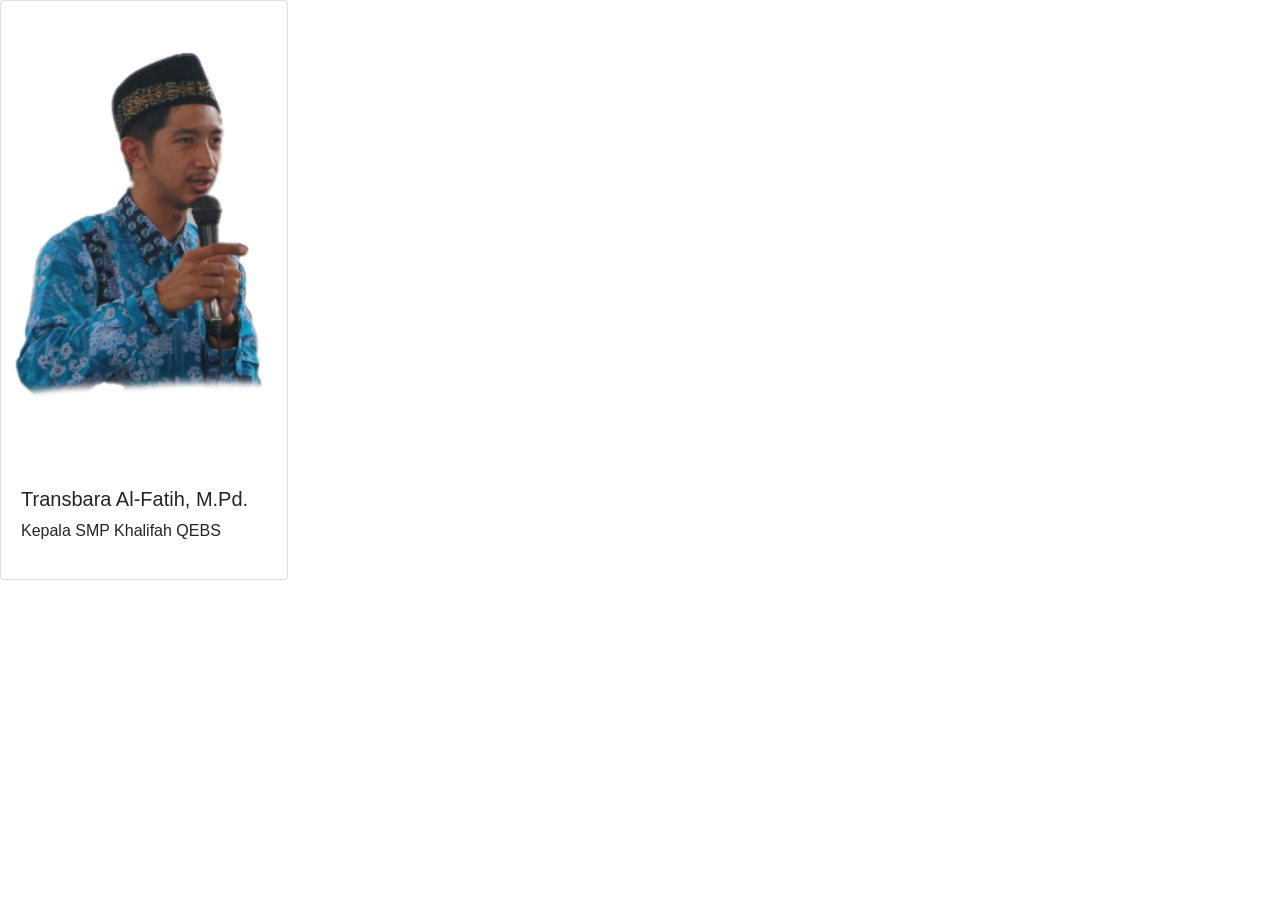
<file: coba card hapus.html>
<!DOCTYPE html>
<html lang="en">

<head>
    <meta charset="UTF-8">
    <meta name="viewport" content="width=device-width, initial-scale=1.0">
    <title>CARD HAPUS</title>

    <link rel="stylesheet" href="https://cdn.jsdelivr.net/npm/bootstrap@4.5.3/dist/css/bootstrap.min.css"
        integrity="sha384-TX8t27EcRE3e/ihU7zmQxVncDAy5uIKz4rEkgIXeMed4M0jlfIDPvg6uqKI2xXr2" crossorigin="anonymous">
</head>

<body>
    <div class="card" style="width: 18rem;">
        <img src="./images/v0_256.png" class="card-img-top" alt="...">
        <div class="card-body">
          <p class="card-text"><h5>Transbara Al-Fatih, M.Pd.</h5>
            Kepala SMP Khalifah QEBS
            </p></p>
        </div>
      </div>
</body>

</html>
</file>
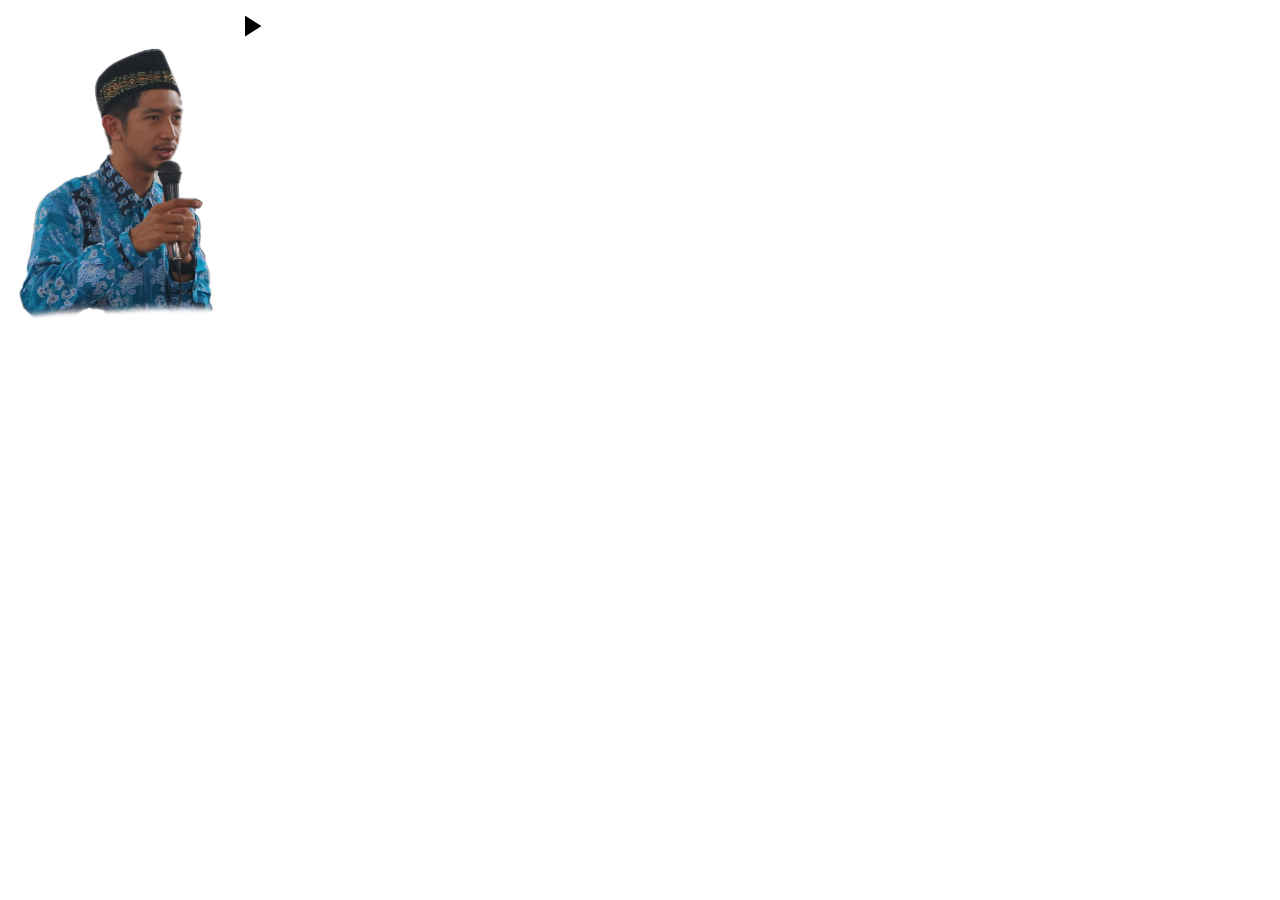
<file: cobaIconCenter.html>
<!DOCTYPE html>
<html lang="en">
<head>
    <meta charset="UTF-8">
    <meta name="viewport" content="width=device-width, initial-scale=1.0">
    <title>COBA ICON CENTER </title>
    <style>
        .container{
            align-items: center;
            justify-content: center;
        }
    </style>
</head>
<body>
    <div class="container">
        <img src="./images/v0_256.png" alt="bg" style="z-index: 1; align-items: center; float:left">
        <img src="./images/baseline_play_arrow_black_18dp.png" alt="icon" style="z-index: -1;float:left">
    </div>
</body>
</html>
</file>
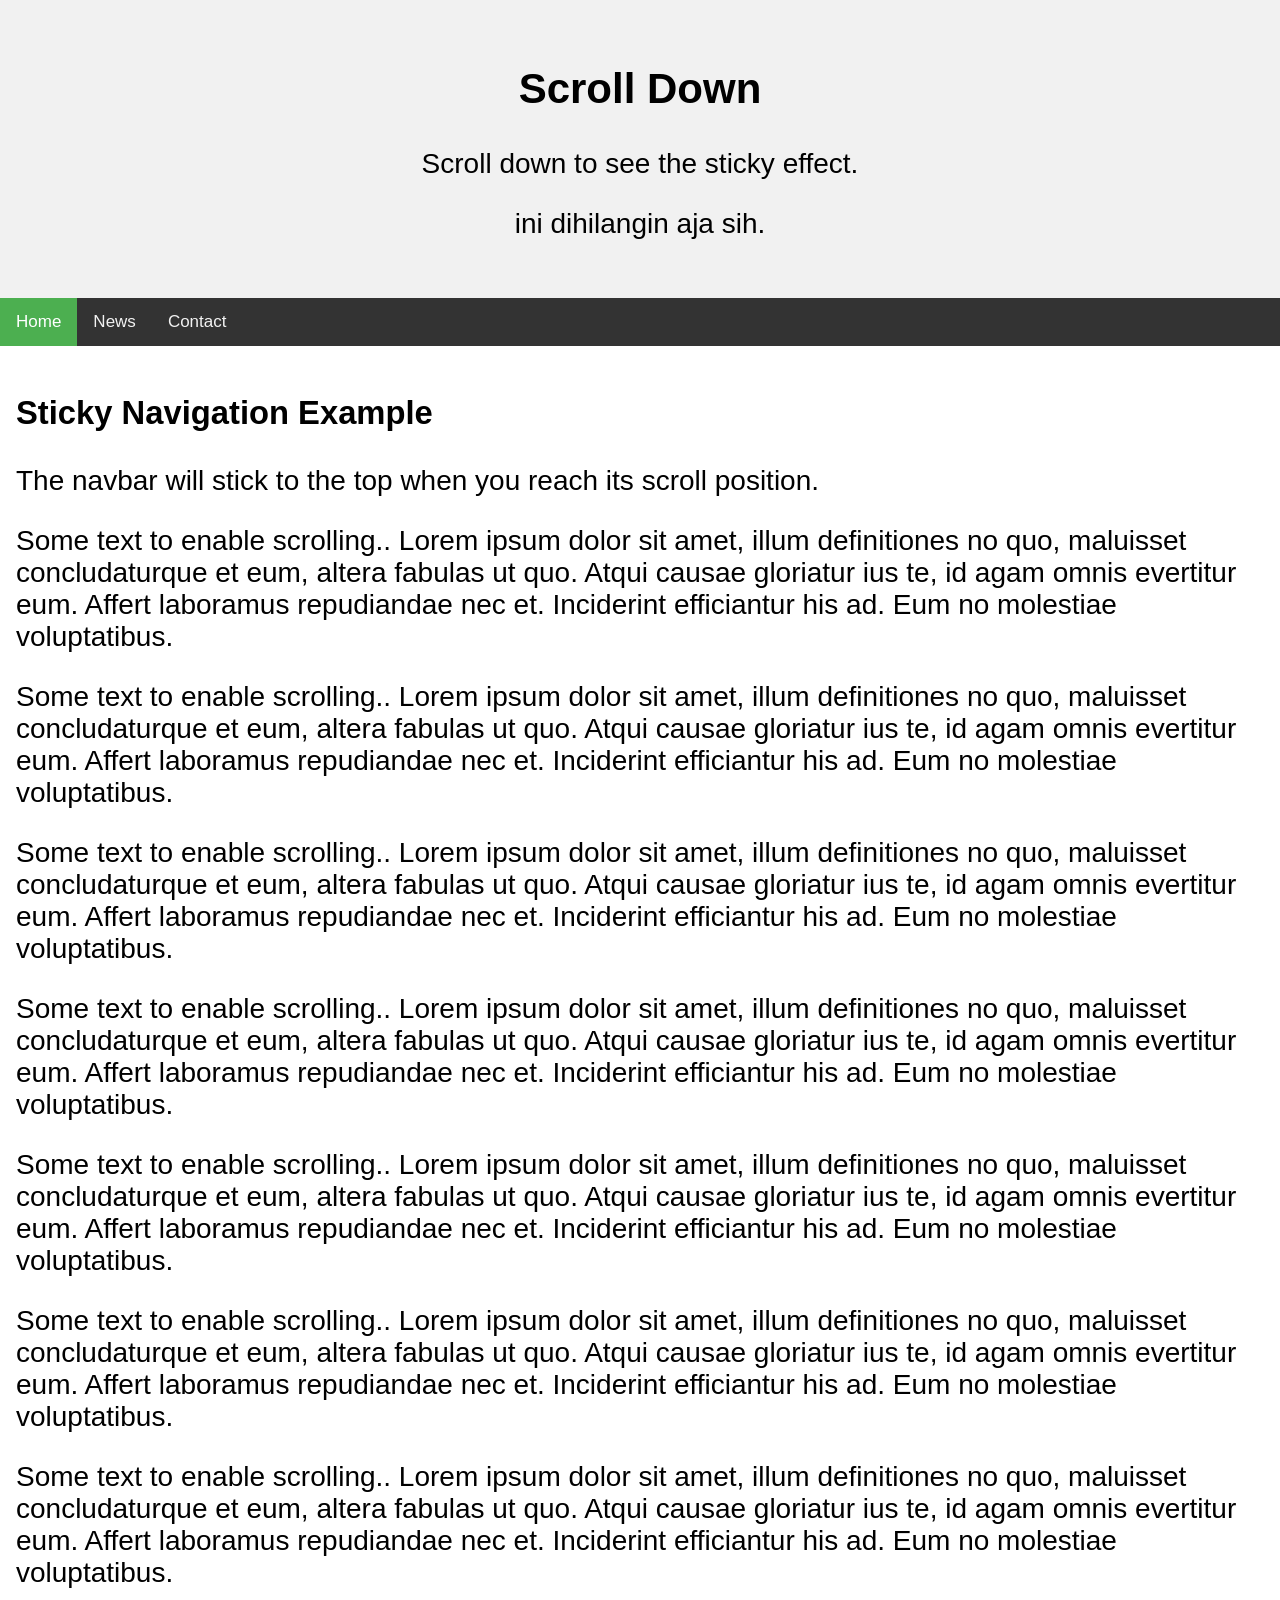
<file: cobaStickyNavbar.html>
<!DOCTYPE html>
<html>

<head>
    <meta name="viewport" content="width=device-width, initial-scale=1">
    <style>
        body {
            margin: 0;
            font-size: 28px;
            font-family: Arial, Helvetica, sans-serif;
        }

        .header {
            background-color: #f1f1f1;
            padding: 30px;
            text-align: center;
        }

        #navbar {
            overflow: hidden;
            background-color: #333;
        }

        #navbar a {
            float: left;
            display: block;
            color: #f2f2f2;
            text-align: center;
            padding: 14px 16px;
            text-decoration: none;
            font-size: 17px;
        }

        #navbar a:hover {
            background-color: #ddd;
            color: black;
        }

        #navbar a.active {
            background-color: #4CAF50;
            color: white;
        }

        .content {
            padding: 16px;
        }

        .sticky {
            position: fixed;
            top: 0;
            width: 100%;
        }

        .sticky+.content {
            padding-top: 60px;
        }
        
    </style>
</head>

<body>

    <!-- YANG HILANG -->
    <div class="header"> 
        <h2>Scroll Down</h2>
        <p>Scroll down to see the sticky effect.</p>
        <p>ini dihilangin aja sih.</p>
    </div>

    <!-- YANG STICKY -->
    <div id="navbar" name="apaya">
        <a class="active" href="#">Home</a>
        <a href="#">News</a>
        <a href="#">Contact</a>
    </div>

    <!-- CONTENT -->
    <div class="content">
        <h3>Sticky Navigation Example</h3>
        <p>The navbar will stick to the top when you reach its scroll position.</p>
        <p>Some text to enable scrolling.. Lorem ipsum dolor sit amet, illum definitiones no quo, maluisset
            concludaturque et eum, altera fabulas ut quo. Atqui causae gloriatur ius te, id agam omnis evertitur eum.
            Affert laboramus repudiandae nec et. Inciderint efficiantur his ad. Eum no molestiae voluptatibus.</p>
        <p>Some text to enable scrolling.. Lorem ipsum dolor sit amet, illum definitiones no quo, maluisset
            concludaturque et eum, altera fabulas ut quo. Atqui causae gloriatur ius te, id agam omnis evertitur eum.
            Affert laboramus repudiandae nec et. Inciderint efficiantur his ad. Eum no molestiae voluptatibus.</p>
        <p>Some text to enable scrolling.. Lorem ipsum dolor sit amet, illum definitiones no quo, maluisset
            concludaturque et eum, altera fabulas ut quo. Atqui causae gloriatur ius te, id agam omnis evertitur eum.
            Affert laboramus repudiandae nec et. Inciderint efficiantur his ad. Eum no molestiae voluptatibus.</p>
        <p>Some text to enable scrolling.. Lorem ipsum dolor sit amet, illum definitiones no quo, maluisset
            concludaturque et eum, altera fabulas ut quo. Atqui causae gloriatur ius te, id agam omnis evertitur eum.
            Affert laboramus repudiandae nec et. Inciderint efficiantur his ad. Eum no molestiae voluptatibus.</p>
        <p>Some text to enable scrolling.. Lorem ipsum dolor sit amet, illum definitiones no quo, maluisset
            concludaturque et eum, altera fabulas ut quo. Atqui causae gloriatur ius te, id agam omnis evertitur eum.
            Affert laboramus repudiandae nec et. Inciderint efficiantur his ad. Eum no molestiae voluptatibus.</p>
        <p>Some text to enable scrolling.. Lorem ipsum dolor sit amet, illum definitiones no quo, maluisset
            concludaturque et eum, altera fabulas ut quo. Atqui causae gloriatur ius te, id agam omnis evertitur eum.
            Affert laboramus repudiandae nec et. Inciderint efficiantur his ad. Eum no molestiae voluptatibus.</p>
        <p>Some text to enable scrolling.. Lorem ipsum dolor sit amet, illum definitiones no quo, maluisset
            concludaturque et eum, altera fabulas ut quo. Atqui causae gloriatur ius te, id agam omnis evertitur eum.
            Affert laboramus repudiandae nec et. Inciderint efficiantur his ad. Eum no molestiae voluptatibus.</p>
    </div>

    <script>
        window.onscroll = function () { myFunction() };

        var navbar = document.getElementById("navbar");
        var sticky = navbar.offsetTop;

        function myFunction() {
            if (window.pageYOffset >= sticky) {
                navbar.classList.add("sticky");
                console.log("sticky added!");
            } else {
                navbar.classList.remove("sticky");
                console.log("sticky removed!");
            }
        }
    </script>

</body>

</html>
</file>
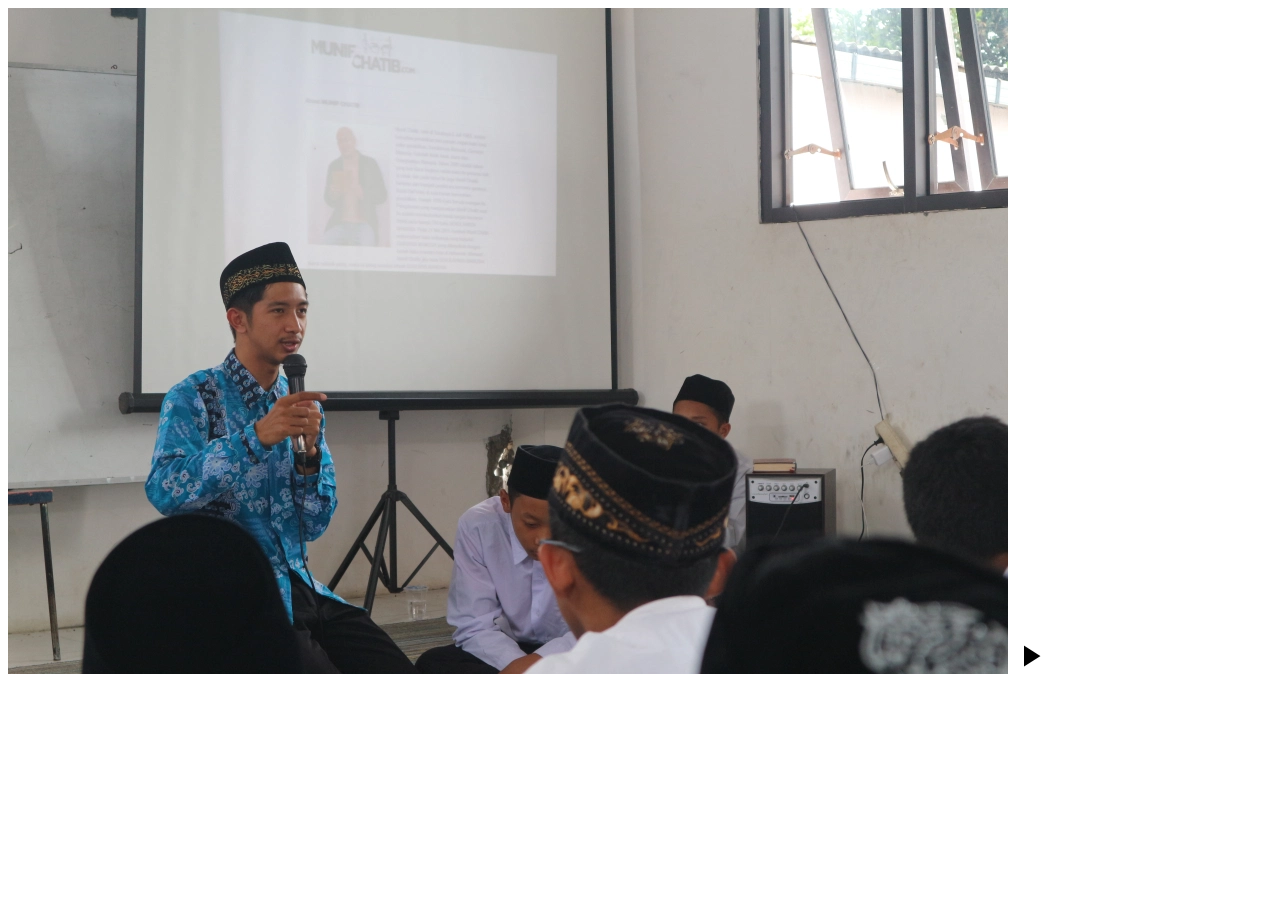
<file: cobaThumbnailYT.html>
<!DOCTYPE html>
<html lang="en">
<head>
    <meta charset="UTF-8">
    <meta name="viewport" content="width=device-width, initial-scale=1.0">
    <title>COBA THUMBNAIL YT</title>
    <script src="http://ajax.googleapis.com/ajax/libs/jquery/1.7.1/jquery.min.js" type="text/javascript"></script>

</head>
<body>
    <div id="ytvideo3" class="ytvideo" iframe="<iframe width=&quot;100%&quot; height=&quot;100%&quot; frameborder=&quot;0&quot; allowfullscreen src=&quot;https://www.youtube.com/embed/NioIYrslLOQ?autoplay=0&quot;></iframe>" style="display:none;"></div>


<img id="thumbnail" class="img-full2 normal-img lazy" src="./images/v0_230.png" data-src="./images/v0_230.png" alt="Brilio loading gif">


<span id="homevideo3" class="play-button">
    <img src="./images/play_arrow-black-18dp/2x/baseline_play_arrow_black_18dp.png" alt="" srcset="">
</span>
    <!-- <div id="ytvideo3" class="ytvideo"
    iframe="<iframe width=&quot;100%&quot; height=&quot;100%&quot; frameborder=&quot;0&quot; allowfullscreen src=&quot;https://www.youtube.com/embed/NioIYrslLOQ?autoplay=0&quot;></iframe>"
    style="display:none;">
</div>

<img class="img-full2 normal-img lazy" src="./images/v0_230.png" width="250px" height="auto"
    data-src="./images/v0_244.png" alt="Brilio loading gif">

<span id="homevideo3" class="play-button" style="z-index: 10;">
    <img  src="./images/v0_256_2.png" alt="YouTube" srcset="">
</span> -->

<script> 
$( window ).on('click', '#homevideo3', function (e) {
        var iframe = $('#ytvideo3').attr('iframe');
        $('#ytvideo3').html(iframe);

        $('#homevideo3').hide();
        $('#thumbnail').hide();
        $('#ytvideo3').show();
    });
</script>

</body>
</html>
</file>
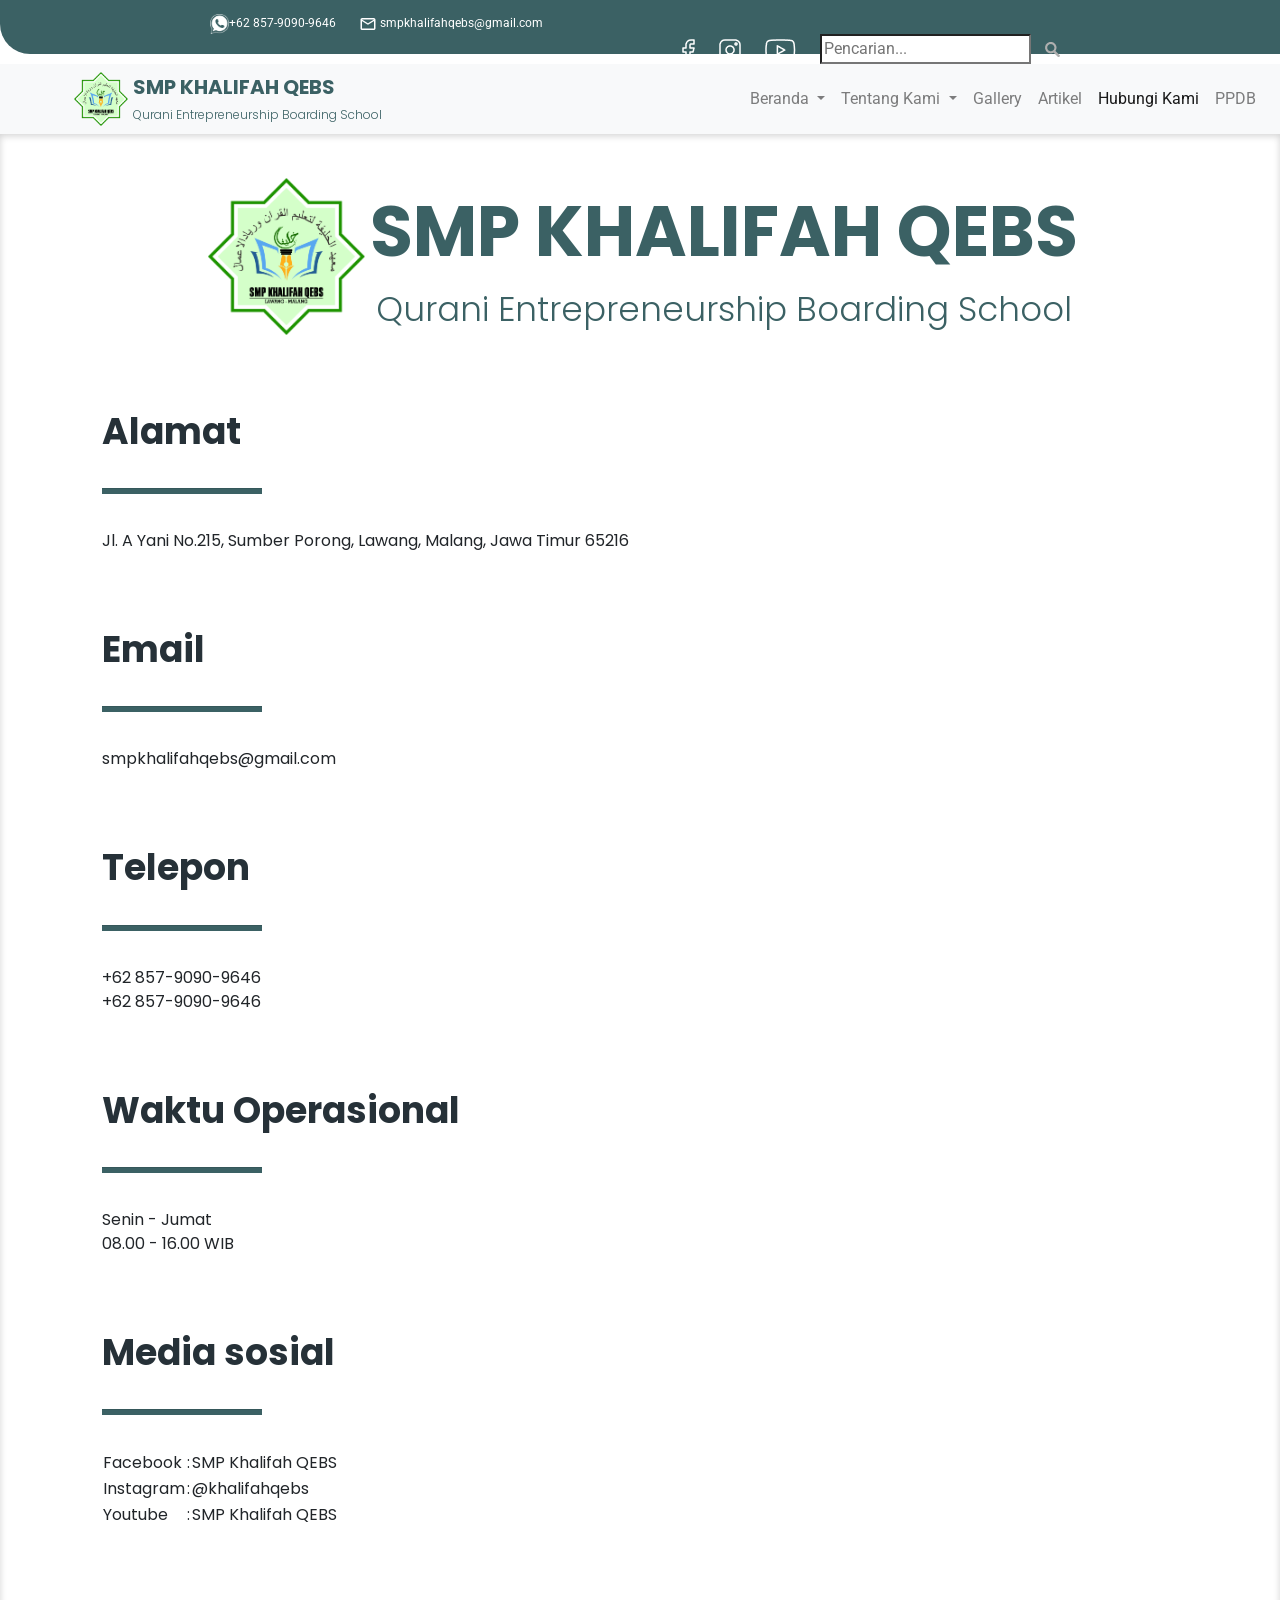
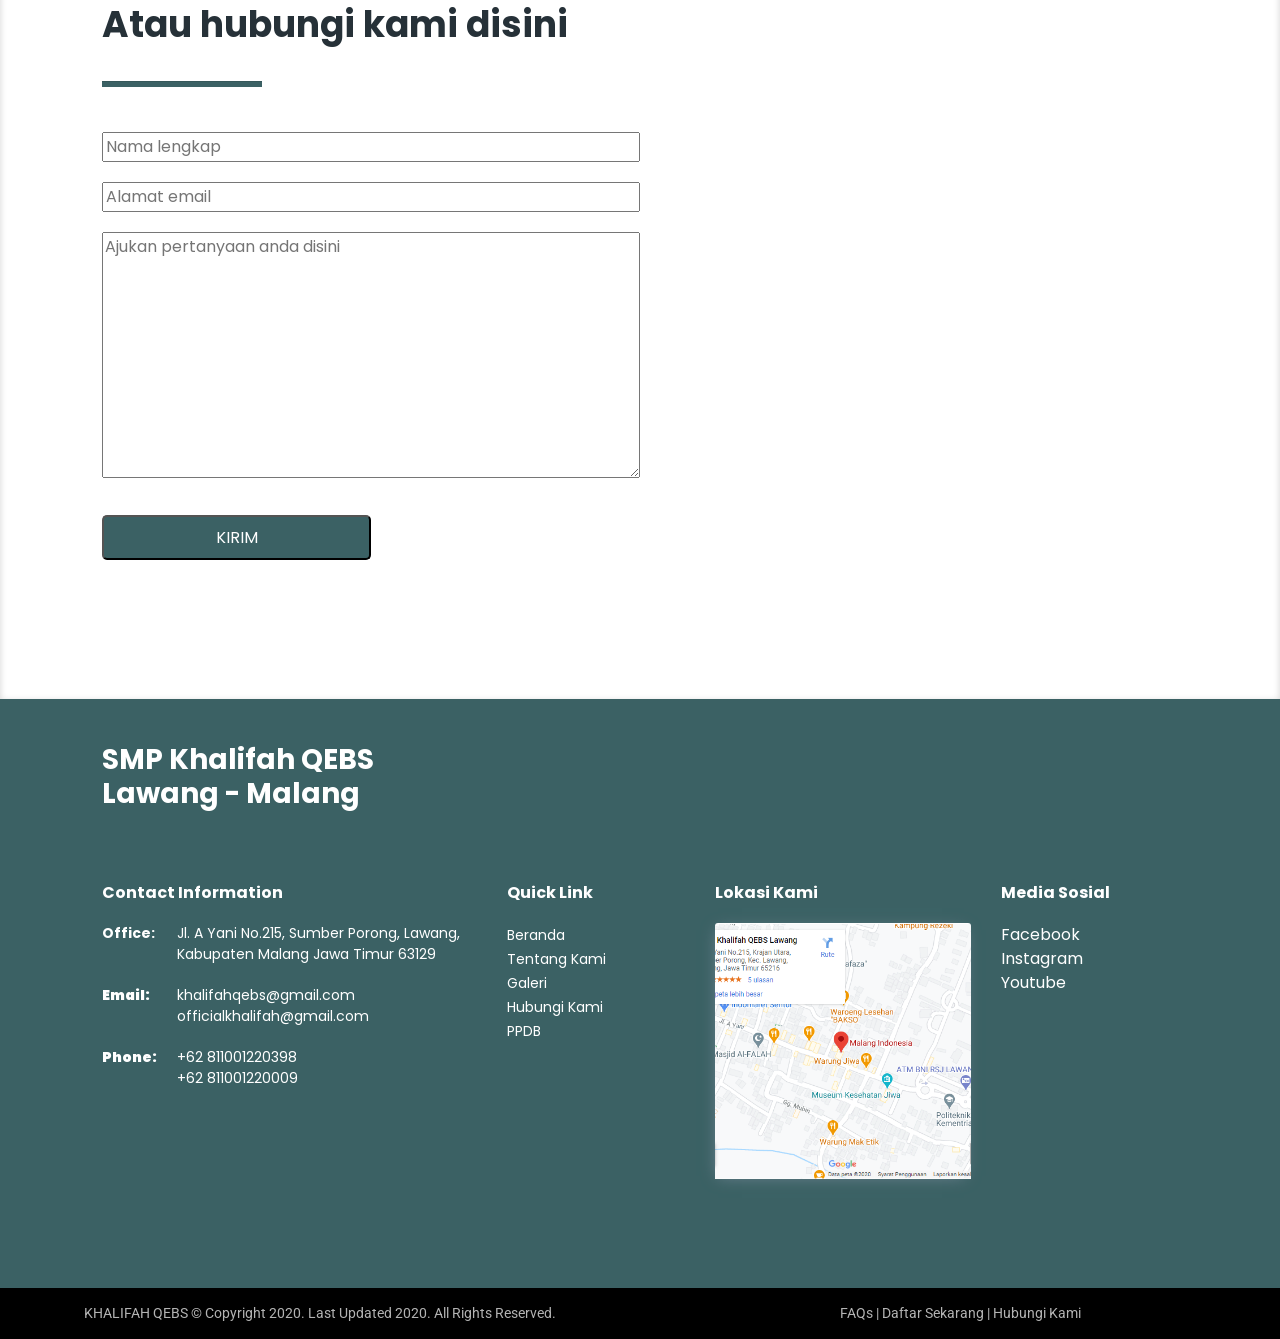
<file: HubungiKami.html>
<!DOCTYPE html>
<html lang="en">

<head>
    <meta charset="UTF-8">
    <meta name="viewport" content="width=device-width, initial-scale=1.0">
    <title>Hubungi Kami</title>

    <!-- STYLE -->
    <link rel="stylesheet" href="SmpKhalifah.css">
    <link rel="stylesheet" href="responsive.css">

    <!-- ICONS -->
    <link href="https://fonts.googleapis.com/icon?family=Material+Icons" rel="stylesheet">

    <!-- FONT -->
    <link href="https://fonts.googleapis.com/css2?family=Poppins:wght@300;400;700&display=swap" rel="stylesheet">
    <link href="https://fonts.googleapis.com/css2?family=Roboto&display=swap" rel="stylesheet">

    <!-- BOOTSTRAP -->
    <link rel="stylesheet" href="https://cdn.jsdelivr.net/npm/bootstrap@4.5.3/dist/css/bootstrap.min.css"
        integrity="sha384-TX8t27EcRE3e/ihU7zmQxVncDAy5uIKz4rEkgIXeMed4M0jlfIDPvg6uqKI2xXr2" crossorigin="anonymous">
</head>

<body>
    <div class="header">
        <div class="contact-left">

            <div class="whatsapp">
                <img src="./images/v0_301.png" alt="whatsapp" height="20">+62 857-9090-9646
            </div>

            <div class="mail">
                <img src="./images/mail_outline-white-18dp/1x/outline_mail_outline_white_18dp.png" alt="mail" srcset="">
                smpkhalifahqebs@gmail.com
                <!-- <span class="material-icons ">mail_outline</span> smpkhalifahqebs@gmail.com -->
            </div>
        </div>

        <div class="contact-right">
            <span>
                <img src="./images/facebook.png" alt="facebook">
            </span>
            <span>
                <img src="./images/instagram.png" alt="instagram">
            </span>
            <span>
                <img src="./images/youtube.png" alt="youtube">
            </span>
            <span>
                <input class="search" type="search" placeholder="Pencarian..."> <span><img src="./images/search.png"
                        alt="search logo"></span>
                <!-- <input type="text" class="mdf_textinput text" placeholder="Search" name="mdf[medafi_5f101b7e78e73]" value=""> -->

            </span>
        </div>
    </div>

    <nav class="navbar navbar-expand-lg navbar-light bg-light" style="width: 100%;">
        <a href="./SmpKhalifah.html" class="a-logo">
            <div class="logo">
                <img class="logo-img" src="./images/v0_294.png" alt="SMP KHALIFAH LOGO">
                <div class="logo-text">
                    <span class="title"> SMP KHALIFAH QEBS</span> <br>
                    <span class="subtitle">Qurani Entrepreneurship Boarding School</span>
                </div>
            </div>
        </a>
        <button class="navbar-toggler" type="button" data-toggle="collapse" data-target="#navbarNavDropdown"
            aria-controls="navbarNavDropdown" aria-expanded="false" aria-label="Toggle navigation">
            <span class="navbar-toggler-icon"></span>
        </button>
        <div class="collapse navbar-collapse" id="navbarNavDropdown" style="padding-left: 5%">
            <ul class="navbar-nav">
                <li class="nav-item dropdown">
                    <a class="nav-link dropdown-toggle" href="./SmpKhalifah.html" id="navbarDropdownMenuLink" role="button"
                        data-toggle="dropdown" aria-haspopup="true" aria-expanded="false">
                        Beranda
                    </a>
                    <div class="dropdown-menu" aria-labelledby="navbarDropdownMenuLink">
                        <a class="dropdown-item" href="./SmpKhalifah.html">Sambutan Kepala Sekolah</a>
                        <a class="dropdown-item" href="./SmpKhalifah.html">Video Profil</a>
                        <a class="dropdown-item" href="./SmpKhalifah.html">Galeri Sekolah</a>
                        <a class="dropdown-item" href="./SmpKhalifah.html">Fasilitas</a>
                        <a class="dropdown-item" href="./SmpKhalifah.html">Agenda Sekolah</a>
                        <a class="dropdown-item" href="./SmpKhalifah.html">Informasi Sekolah</a>
                    </div>
                </li>
                <li class="nav-item dropdown ">
                    <a class="nav-link dropdown-toggle" href="./ProfilSekolah.html" id="navbarDropdownMenuLink"
                        role="button" data-toggle="dropdown" aria-haspopup="true" aria-expanded="false">
                        Tentang Kami
                    </a>
                    <div class="dropdown-menu" aria-labelledby="navbarDropdownMenuLink">
                        <a class="dropdown-item" href="./ProfilSekolah.html">Profil Sekolah</a>
                        <a class="dropdown-item" href="./ProfilSekolah.html">Visi, Misi, dan Tujuan Sekolah</a>
                        <a class="dropdown-item" href="./ProfilSekolah.html">Program Sekolah</a>
                    </div>
                </li>
                <li class="nav-item">
                    <a class="nav-link" href="./GaleriSekolah.html">Gallery</a>
                </li>
                <li class="nav-item">
                    <a class="nav-link" href="./ArtikelSekolah.html">Artikel</a>
                </li>
                <li class="nav-item active">
                    <a class="nav-link" href="">Hubungi Kami</a>
                </li>
                <li class="nav-item">
                    <a class="nav-link" href="./PPDB.html">PPDB</a>
                </li>
                <li class="nav-item">
                    <form class="form-inline">
                        <input class="form-control mr-sm-2" type="search" placeholder="Pencarian" aria-label="Search">
                        <button class="btn btn-outline-success my-2 my-sm-0" type="submit">Cari</button>
                    </form>
                </li>
            </ul>
        </div>
    </nav>

    <!-- HUBUNGI KAMI -->
    <div class="hubungi-kami">
        <div class="title1">
            <img src="./images/v0_294.png" alt="LOGO">
            <div class="profil-sekolah-logo">
                <span class="profil-sekolah-logo-title"> SMP KHALIFAH
                    QEBS</span> <br>
                <span class="profil-sekolah-logo-subtitle">Qurani
                    Entrepreneurship Boarding School</span>
            </div>
        </div>

        <div class="alamat">
            <h1>Alamat</h1>
            <hr>
            <p>
                Jl. A Yani No.215, Sumber Porong, Lawang, Malang, Jawa Timur 65216</p>
        </div>

        <div class="email" id="sectionVisi">
            <h1>Email</h1>
            <hr>
            <p>smpkhalifahqebs@gmail.com</p>
        </div>

        <div class="telepon">
            <h1>Telepon</h1>
            <hr>
            <p>+62 857-9090-9646 <br>
                +62 857-9090-9646
            </p>
        </div>

        <div class="waktuOperasional">
            <h1>Waktu Operasional</h1>
            <hr>
            <p>
                Senin - Jumat <br>
                08.00 - 16.00 WIB
            </p>
        </div>
        <div class="mediaSosial">
            <h1>Media sosial</h1>
            <hr>
            <table>
                <tr>
                    <td>Facebook</td>
                    <td> : </td>
                    <td>SMP Khalifah QEBS</td>
                </tr>
                <tr>
                    <td>Instagram</td>
                    <td> : </td>
                    <td>@khalifahqebs</td>
                </tr>
                <tr>
                    <td>Youtube</td>
                    <td> : </td>
                    <td>SMP Khalifah QEBS</td>
                </tr>
            </table>
        </div>
        <div class="formHubungiKami">
            <h1>Atau hubungi kami disini</h1>
            <hr>
            <form action="" method="POST">
                <input type="text" class="formNamaLengkap" placeholder="Nama lengkap"> <br>
                <input type="text" class="formEmail" placeholder="Alamat email"><br>
                <textarea name="formAjukanPertanyaan" class="formAjukanPertanyaan" id="" cols="30" rows="10"
                    placeholder="Ajukan pertanyaan anda disini"></textarea> <br>
                <button type="submit">KIRIM</button>

            </form>
        </div>
    </div>

    <footer class="footer" role="contentinfo">
        <div
            style="font-family: 'Poppins'; display: block; background-color: #3B6164; height: auto; color: white; padding: 44px 8%; justify-content: space-around;">
            <div style="display: flex; width: 300px; font-weight: 700;">
                <h3><b>SMP Khalifah QEBS Lawang - Malang</b></h3>
            </div>
            <div class="row" style="margin: auto 0;">

                <div class="col" style="padding: 0; height: auto;">
                    <div class="row">
                        <div class="col">
                            <h3 style="font-size: 16px; font-weight: 700;">Contact Information</h3>
                            <div style="display: flex; margin: 20px auto; width: auto;">
                                <div style="margin-right: 25px; width: 50px; font-size: 14px; font-weight: 700;">
                                    Office:
                                </div>
                                <div style="width: 300px; font-size: 14px; font-weight: 400;">Jl. A Yani No.215,
                                    Sumber
                                    Porong, Lawang,
                                    Kabupaten Malang Jawa Timur 63129</div>
                            </div>
                            <div style="display: flex; margin: 20px auto; width: auto;">
                                <div style="margin-right: 25px; width: 50px; font-size: 14px; font-weight: 700;">
                                    <b>Email:</b></div>
                                <div style="width: 300px; font-size: 14px; font-weight: 400;"">khalifahqebs@gmail.com <br>
                                    officialkhalifah@gmail.com</div>
                            </div>
                            <div style=" display: flex; margin: 20px auto; width: auto;">
                                    <div style="margin-right: 25px; width: 50px; font-size: 14px; font-weight: 700;">
                                        <b>Phone:</b></div>
                                    <div style="width: 300px; font-size: 14px; font-weight: 400;">+62 811001220398
                                        <br>
                                        +62 811001220009</div>
                                </div>
                            </div>

                            <div class="col">
                                <h3 style="font-size: 16px; font-weight: 700; margin-bottom: 20px ;">Quick Link</h3>
                                <ul class="list-unstyled">
                                    <li style="width: 100%; "><a href="#"
                                            style="width: 300px; font-size: 14px; font-weight: 400; text-decoration: none; color: white;">Beranda</a>
                                    </li>
                                    <li style="width: 100%;"><a href="./ProfilSekolah.html"
                                            style="width: 300px; font-size: 14px; font-weight: 400; text-decoration: none; color: white;">Tentang
                                            Kami</a></li>
                                    <li style="width: 100%;"><a href="./GaleriSekolah.html"
                                            style="width: 300px; font-size: 14px; font-weight: 400; text-decoration: none; color: white;">Galeri</a>
                                    </li>
                                    <li style="width: 100%;"><a href="./HubungiKami.html"
                                            style="width: 300px; font-size: 14px; font-weight: 400; text-decoration: none; color: white;">Hubungi
                                            Kami</a>
                                    </li>
                                    <li style="width: 100%;"><a href="./PPDB.html"
                                            style="width: 300px; font-size: 14px; font-weight: 400; text-decoration: none; color: white;">PPDB</a>
                                    </li>
                                </ul>
                            </div>

                            <div class="col">
                                <h3 style="font-size: 16px; font-weight: 700; margin-bottom: 20px ;">Lokasi Kami
                                </h3>
                                <a data-fancybox="lokasiKami" data-caption="SMP Khalifah QEBS Malang"
                                    href="./images/v0_159.png"><img src="./images/v0_159.png" class="card-img-top"
                                        alt="Lokasi Kami" width="auto"></a>
                            </div>

                            <div class="col">
                                <h3 style="font-size: 16px; font-weight: 700; margin-bottom: 20px ;">Media Sosial
                                </h3>
                                <ul class="list-unstyled">
                                    <li style="width: 100%;"><a href="#"
                                            style="text-decoration: none; color: white;">Facebook</a></li>
                                    <li style="width: 100%;"><a href="https://www.instagram.com/khalifah.qebs/"
                                            style="text-decoration: none; color: white;">Instagram</a></li>
                                    <li style="width: 100%;"><a
                                            href="https://www.youtube.com/channel/UCZInMogdoZVVm3u1YB9jb2A"
                                            style="text-decoration: none; color: white;">Youtube</a>
                                    </li>
                                </ul>
                            </div>
                        </div>
                    </div>
                </div>
            </div>

            <div class="row justify-content-center text-center" style="background-color: black; margin: auto;">
                <div class="col">
                    <p class="copyright" style="margin: auto; color: white; font-family: 'Roboto'; font-size: 14px;">
                        KHALIFAH QEBS © Copyright 2020. Last Updated 2020. All Rights Reserved.
                    </p>
                </div>
                <div class="col">
                    <p class="copyright" style="margin: auto; color: white; font-family: 'Roboto'; font-size: 14px;">
                        <a href="./ProfilSekolah.html" style="text-decoration:none; color: white;">FAQs</a> | <a
                            href="./PPDB.html" style="text-decoration:none; color: white;">Daftar Sekarang</a> | <a
                            href="./HubungiKami.html" style="text-decoration:none; color: white;">Hubungi Kami</a>
                    </p>
                </div>
            </div>

    </footer>



    <script src="https://code.jquery.com/jquery-3.5.1.slim.min.js"
        integrity="sha384-DfXdz2htPH0lsSSs5nCTpuj/zy4C+OGpamoFVy38MVBnE+IbbVYUew+OrCXaRkfj"
        crossorigin="anonymous"></script>
    <script src="https://cdn.jsdelivr.net/npm/popper.js@1.16.1/dist/umd/popper.min.js"
        integrity="sha384-9/reFTGAW83EW2RDu2S0VKaIzap3H66lZH81PoYlFhbGU+6BZp6G7niu735Sk7lN"
        crossorigin="anonymous"></script>
    <script src="https://cdn.jsdelivr.net/npm/bootstrap@4.5.3/dist/js/bootstrap.min.js"
        integrity="sha384-w1Q4orYjBQndcko6MimVbzY0tgp4pWB4lZ7lr30WKz0vr/aWKhXdBNmNb5D92v7s"
        crossorigin="anonymous"></script>
</body>

</html>
</file>
<file: floating-whatsapp-master/floating-whatsapp-master/floating-wpp.css>
.floating-wpp {
    position: fixed;
    bottom: 15px;
    left: 15px;
    font-size: 14px;
    transition: bottom 0.2s;
}

.floating-wpp .floating-wpp-button {
    position: relative;
    border-radius: 50%;
    box-shadow: 1px 1px 4px rgba(60, 60, 60, 0.4);
    transition: box-shadow 0.2s;
    cursor: pointer;
    overflow: hidden;
}

.floating-wpp .floating-wpp-button img,
.floating-wpp .floating-wpp-button svg {
    position: absolute;
    width: 100%;
    height: auto;
    object-fit: cover;
    top: 50%;
    left: 50%;
    transform: translate3d(-50%, -50%, 0);
    border-radius: 50%;
}

.floating-wpp:hover {
    bottom: 17px;
}

.floating-wpp:hover .floating-wpp-button {
    box-shadow: 1px 2px 8px rgba(60, 60, 60, 0.4);
}

.floating-wpp .floating-wpp-popup {
    /*border: 2px solid white;*/
    border-radius: 6px;
    background-color: #E5DDD5;
    position: absolute;
    overflow: hidden;
    padding: 0;
    box-shadow: 1px 2px 8px rgba(60, 60, 60, 0.25);
    width: 0px;
    height: 0px;
    bottom: 0;
    opacity: 0;
    transition: bottom 0.1s ease-out, opacity 0.2s ease-out;
    transform-origin: bottom;
}

.floating-wpp .floating-wpp-popup.active {
    padding: 0 12px 12px 12px;
    width: 260px;
    height: auto;
    bottom: 82px;
    opacity: 1;
}

.floating-wpp .floating-wpp-popup .floating-wpp-message {
    background-color: white;
    padding: 8px;
    border-radius: 0px 5px 5px 5px;
    box-shadow: 1px 1px 1px rgba(0, 0, 0, 0.15);
    opacity: 0;
    transition: opacity 0.2s;
}

.floating-wpp .floating-wpp-popup.active .floating-wpp-message {
    opacity: 1;
    transition-delay: 0.2s;
}

.floating-wpp .floating-wpp-popup .floating-wpp-head {
    text-align: right;
    color: white;
    margin: 0 -15px 10px -15px;
    padding: 6px 12px;
    display: flex;
    justify-content: space-between;
    cursor: pointer;
}

.floating-wpp .floating-wpp-input-message {
    background-color: white;
    margin: 10px -15px -15px -15px;
    padding: 0 15px;
    display: flex;
    align-items: center;
}

.floating-wpp .floating-wpp-input-message textarea {
    border: 1px solid #ccc;
    border-radius: 4px;
    box-shadow: none;
    padding: 8px;
    margin: 10px 0;
    width: 100%;
    max-width: 100%;
    font-family: inherit;
    font-size: inherit;
    resize: none;
}

.floating-wpp .floating-wpp-btn-send {
    margin-left: 12px;
    font-size: 0;
    cursor: pointer;
}
</file>
<file: SmpKhalifah.css>
body{
    margin: 0 auto;
}

.active{
    color: red;
    /* color: #3B6164; */
}

/* footer */
.footer .wrap{
    font-family: 'Poppins'; 
    display: block; 
    background-color: #3B6164; 
    height: auto; 
    color: white; 
    padding: 44px 8%; 
    justify-content: space-around;
}
.footer-title{
    display: flex; 
    width: 300px; 
    font-weight: 700;
}
.footer .wrap .row{
    margin: auto 0;
}
.footer .wrap .row .col{
    padding: 0; 
    height: auto;
}
.row .col h3{
    font-size: 16px; 
    font-weight: 700;
}

.header {
    background-color: #3B6164;
    position: relative;
    border-radius: 0 0 0 30px;
    width: 100%;
    height: 54px;
    padding-top: 10px;
}

.contact-left{
    font-family: 'Roboto', sans-serif;
    margin-left: 200px;
    /* position: fixed; */
    display: inline;
    float: left;
}
.whatsapp, .mail{
    margin: auto 10px;
    /* align-items: center; */
    justify-content: center;
    display: inline;
    color: white;
    font-size: 12px;
}
.mail{
    align-items: center;
}

.contact-right{
    float: right;
    /* justify-content: center; */
    /* display: flex; */
    margin: auto 200px;
}
.contact-right span{
    margin: auto 10px
}
/* .facebook, .youtube, .instagram{
    display: inline;
} */

/* 
.material-icon.white{
    color: white;
} */


.navigation{
    padding: auto 8%;
    margin: 15px auto;
    display: flex;
    justify-content: space-around;
}
#nav .navigation a{
    text-decoration: none;
}

.logo{
    display: flex;
    /* float: left; */
    align-items: center;
    margin-left: 8%;
}

.logo-img{
    height: 54px;
    margin: auto 5px;
    float: left;
}

.logo-text{
    color: #3B6164;
    font-family: 'Poppins', sans-serif;
    /* margin-left: 5px; */
    width: 600px;
}

.logo-text .title{
    /* font-size: 20;
    font-weight: 700; */

    font-size: 20px;
    font-weight: bold;
    font-style: normal;
    line-height: 30px;
}
.logo-text .subtitle{
    /* font-size: 10pt;
    font-weight: 300; */

    font-family: 'Poppins';
    font-style: normal;
    font-weight: 300;
    font-size: 12px;
    line-height: 15px;
}

.nav-item .form-inline{
    display: none;
}

.nav-items{
    padding: 0 ;
    display: flex;
    align-items: center;
    margin: auto 0;
    /* float: right; */
    font-size: 10pt;
    
}

.nav-items li{
    list-style: none;
    /* display: block; */
    /* margin: 0 15px; */
}
.nav-items li button{
    font-family: 'Roboto', sans-serif;
    text-decoration: none;
    color: black;
    font-weight: 400;
    opacity: 50%;
    font-size: 14px;
}
.nav-items li button:hover{
    background-color: #3B6164;
    color: white;
    opacity: 100%;
}
.nav-items li button:focus{
    background-color: #3B6164;
    color: white;
    /* border: 15px #3B6164; */
    opacity: 100%;
    border-bottom-left-radius: 0;
    border-bottom-right-radius: 0;
}

.dropdown-menu{
    border-top: 3px solid #3B6164; 
    border-top-left-radius: 0; 
    border-top-right-radius: 0;
}
.dropdown-item{
    /* align-items: center; */
    text-align: center;
    height: 33.47px
}
/* .nav-items li a{
    font-family: 'Roboto', sans-serif;
    text-decoration: none;
    color: black;
    font-weight: 400;
    opacity: 50%;
    font-size: 14px;
} */


/* CAROUSEL */
.carousel-item img {
    width: 100%;
}

/* SAMBUTAN KEPALA SEKOLAH */
.sambutanKepalaSekolah{
    /* align-items: center; */
    display: inline;
}

.row1{
    display: flex;
    height: 638px;
    align-items: center;
    width: 100%;
    padding-left: 8%;
    padding-right: 8%;
    box-sizing: border-box;
}
.row1 .col{
    justify-content: space-around;
    display: flex;
    /* align-items: center; */
    flex-basis: 50%;
    /* margin-left: 50px; */
    margin: auto ;
}
.col h1{
    color: black;
    font-family: 'Poppins', sans-serif;
    font-weight: 700;
    font-size: 36px;
}
.col hr{
    margin: 35px 150px; 
    width: 160px;
    height: 5px;
    background: #3B6164;
} 
.col p{
    color: black;
    font-size: 18px;
    font-family: 'Poppins', sans-serif;
    font-weight: normal;
    opacity: 70%;
    width: 600px;
}

.kartu{
    background-color: lightgray;
    border: 1px solid white;
    display: inline-block;
    border-radius: 1%;
    box-shadow: -2px 2px 15px -5px lightslategrey;
    height: auto;
    width: 342px;
    overflow: hidden;
}

.kartu .img-kartu{
    width: 100%;
    height: auto;
    margin: 0 auto;
    z-index: 1;
    /* position: relative; */
    /* object-fit: cover; */
}

.kartu .kartu-title{
    height: 100px;
    z-index: 2;
    text-align: center;
    background-color: white;
    border-radius: 1%;
    /* padding: auto; */
    font-family: 'Poppins', sans-serif;
    
}
.kartu-title h5{
    padding-top: 20px;
    font-weight: bold;
    font-size: 20px;
    color: #3B6164;
}

.row2{
    height: 573px;
    background-color: #3B6164;
    padding: 0 8%;

    display: flex;
    align-items: center;
    width: 100%;
    box-sizing: border-box;
}

.col2{
    display: flex;
    padding: 0 20px;
    align-items: center;
    /* margin: auto ; */
    /* flex-basis: 50%; */
    /* margin-left: 50px; */
    color: white;
    font-weight: 300;
}
.col2 div{
    padding: 0 15px;
}
.col2 h1{
    font-family: 'Poppins', sans-serif;
    font-weight: 700;
    font-size: 36px;
    margin: 0;
}
/* .col2 h6{
    font-weight: 300;
} */
.col2 hr{
    margin: 35px 0; 
    width: 160px;
    height: 5px;
    background: white;
} 

.col2 p{
    font-size: 14px;
    /* font-size: 18px; */
    font-family: 'Poppins', sans-serif;
    font-weight: normal;
    width: 448px;
}

.col2 .img-video{
    height: 335px;
    width: 600px;
    /* float: right; */
}


.row3{
    background-color:white;
    text-align: center; 
    padding: 44px; 
    width: 100%; 
    /* height:861px;  */
    height: auto;
    align-content: center; 
    font-family: 'Poppins'; 
    box-shadow: inset 0 2px 7px lightgray;
}

.row3 h1{
    font-weight: 700; 
    font-size: 36px; 
    color: #263138;
}
.row3 hr{
    margin: 35px auto; 
    width: 160px; 
    border: 3px solid; 
    color: #3B6164
}

.row .col{
    padding: 15px 15px;
    
}
.col img{
    height:256px; 
    width: 256px; 
    object-fit: cover; 
    box-shadow: -2px 2px 15px -5px lightslategrey;
}

.selengkapnya-GaleriSekolah{
    margin: 15px auto;
}
.selengkapnya-GaleriSekolah a{
    text-decoration: none; 
    color:#263138; 
    font-weight: 700; 
    font-size: 16px; 
}

/* FASILITAS SEKOLAH */
.row4{
    padding: 44px; 
    width: 100%; 
    height: 650px; 
    align-content: center; 
    font-family: 'Poppins'; 
    background:#85EEEA; 
    box-shadow: inset 0 2px 7px lightgray;
}
.row4 h1{
    text-align: center; 
    font-family: 'Poppins'; 
    font-weight: 700; 
    font-size: 36px; 
    color: #263138;
}
.row4 hr{
    margin: 35px auto;
    width: 160px; 
    border: 3px solid; 
    color: #3B6164
}
.row{
    margin: 50px 0 ; 
    justify-content: center;
}

.row .owl-carousel.owl-theme.loop .card{
    width: auto;
    margin: 0 32px; 
    display: inline-block;
    box-shadow: -2px 2px 15px -5px lightslategrey; 
    border-radius: 10px;  
    overflow: hidden;
}
.row .card{
    width: 352px; 
    margin: 0 32px; 
    display: inline-block;
    box-shadow: -2px 2px 15px -5px lightslategrey; 
    border-radius: 10px;  
    overflow: hidden;
}

.row .card .card-img-top{
    height:234px; 
    object-fit: cover;
}
.row .card .card-body{
    margin: auto 20px;
}
.row .card .card-body h5{
    color: #3B6164; 
    font-weight: bold; 
    font-size:16px
}
.row .card .card-body .card-text{
    font-weight: medium; 
    font-size:12px; 
    color:#263138
}


/* AGENDA SEKOLAH NEW */
.row3{ 
    justify-content: center;
}
.row3 .card-agenda{
    width: 256px; 
    height:393; 
    margin: 0 auto; 
    box-shadow: -2px 2px 15px -5px lightslategrey; 
    border-radius: 10px;  
    overflow: hidden;
}
.row3 .card-agenda img{
    height:218px; 
    width:256px; 
    object-fit: cover;
}
.row3 .card-agenda .card-body{
    margin: auto 20px;
}
.row3 .card-agenda .card-body h5{
    color: #3B6164; 
    font-weight: bold; 
    font-size:16px
}
.row3 .card-agenda .card-body p{
    font-weight: medium; 
    font-size:12px; 
    color:#263138
}

.selengkapnya-AgendaSekolah{
    margin: 15px auto;
}
.selengkapnya-AgendaSekolah a{
    text-decoration: none; 
    color:#263138; 
    font-weight: 700; 
    font-size: 16px;
}

/* .row3 .card{
    margin: 0 auto;  
    
    width: 352px;
    display:inline-block;
    box-shadow: -2px 2px 15px -5px lightslategrey; 
    border-radius: 10px;  
    overflow: hidden;
}
.row3 .card .card-img-top{
    height:234px; 
    object-fit: cover;
}
.row3 .card .card-body{
    margin: auto 20px;
}
.row3 .card .card-body h5{
    color: #3B6164; 
    font-weight: bold; 
    font-size:16px
}
.row3 .card .card-body .card-text{
    font-weight: medium; 
    font-size:12px; 
    color:#263138
} */

/* ARTIKEL SEKOLAH */
.row4{
    padding: 44px; 
    width: 100%; 
    height: 700px; 
    align-content: center; 
    font-family: 'Poppins'; 
    background:white; 
    box-shadow: inset 0 2px 7px lightgray;
}
.row4 h1{
    text-align: center; 
    font-family: 'Poppins'; 
    font-weight: 700; 
    font-size: 36px; 
    color: #263138;
}
.row4 hr{
    margin: 35px auto; 
    width: 160px; 
    border: 3px solid; 
    color: #3B6164
}
/* .row .row-cols-4{
    margin: 50px auto; 
    justify-content: center;
} */
/* .card-artikelSekolah{
    width: 352px; 
    margin: 0 32px; 
    display:inline-block;
    box-shadow: -2px 2px 15px -5px lightslategrey; 
    border-radius: 10px;  
    overflow: hidden;
} */
.selengkapnya-ArtikelSekolah{
    margin: 15px auto; 
    text-align: center;
}
.selengkapnya-ArtikelSekolah a{
    text-decoration: none; 
    color:#263138; 
    font-weight: 700; 
    font-size: 16px; 
}

/*PROFIL SEKOLAH PAGE*/
.profil-sekolah{
    padding: 44px 8%;
    width: 100%;
    /* height: 700px; */
    align-content: center;
    justify-content: center;
    font-family: 'Poppins'; 
    background:white; 
    box-shadow: inset 0 2px 7px lightgray;
    /* display: flex; */
}
.profil-sekolah .title1{
    align-items: center; 
    justify-content: center; 
    display: flex;
}
.title1 img{
    margin: auto 5px; 
    width: 157px;
}
.profil-sekolah-logo{
    color: #3B6164; 
    text-align: center; 
}
.profil-sekolah-logo-title{
    font-weight: bold; 
    font-size: 70px;
}
.profil-sekolah-logo-subtitle{
    font-weight: 300; 
    font-size: 34px; 
}
.profil-sekolah hr{
    margin: 35px auto; 
    width: 160px;
    height: 5px;
    background: #3B6164;
}
.profil-sekolah h1, .artikelDetail-title h1{
    text-align: center; 
    font-family: 'Poppins'; 
    font-weight: 700; 
    font-size: 36px; 
    color: #263138;
}
.profil-sekolah p{
    text-align: center;
}
.profil, .visi, .misi, .tujuan{
    margin: 75px auto; 
}
.program-sekolah .row4{
    height: auto;
}

.hubungi-kami, .ppdb, .artikelDetail, .artikelSekolah{
    padding: 44px 8%;
    width: 100%;
    align-content: center;
    justify-content: center;
    font-family: 'Poppins'; 
    background:white; 
    box-shadow: inset 0 2px 7px lightgray;
    /* display: flex; */
}

.hubungi-kami hr, .ppdb hr{
    margin: 35px 0; 
    width: 160px;
    height: 5px;
    background: #3B6164;
}
.hubungi-kami h1, .ppdb h1, .artikelDetail .content h1{
    font-family: 'Poppins'; 
    font-weight: 700; 
    font-size: 36px; 
    color: #263138;
}
.artikelDetail-title hr{
    margin: 35px auto; 
    width: 160px;
    height: 5px;
    background: #3B6164;
    /* align-items: center; */
}


/* ARTIKEL SKEOLAH PAGE*/
.article-content {
    margin: 75px 0 15px;
}
.article-content .col{
    display: flex
}
.article-content .col img{
    width:352px; 
    border-radius:10px;
    margin: 15px;
}
.article-content .col h1{
    margin: 15px;
    font-family: 'Poppins'; 
    font-size: 36px; 
    font-weight: bold
}
.article-content .col p{
    margin: 15px;
}
/* .artikelSekolah .col-4{
    align-items: center;
} */

/* ARTIKEL DETAIL PAGE */
.artikelDetail .content{
    margin: 75px 0 15px;
}
.artikelDetail img{
    width: 100%; 
    margin: 35px auto;
}


/* HUBUNGI KAMI PAGE */
.hubungi-kami .title1{
    align-items: center; 
    justify-content: center; 
    display: flex; 
}
.alamat, .email, .telepon, .waktuOperasional, .mediaSosial, .formHubungiKami{
    margin: 75px auto;
}
.formHubungiKami form{
    width: 50%
}
.formNamaLengkap, .formEmail, .formAjukanPertanyaan{
    margin: 10px auto; width: 100%;
}
.formHubungiKami button{
    background-color: #3B6164; color: white; margin: 20px auto; width: 50%; height: 45px; border-radius: 5px;
}


/* PPDB PAGE */
.banner img{
    width: 100%;
}
.pendaftaran{
    margin: 75px auto;
}
.pendaftaran a{
    font-weight: bold
}
.pendaftaran form{
    width: 100%;
    align-content: center; 
    justify-content: center;
}
.pendaftaran form .form-group textarea{
    height:112px
}
.pendaftaran form button{
    background-color: #3B6164; 
    color: white; 
    margin: 20px auto; 
    width: 300px; 
    height: 45px; 
    border-radius: 5px;
}
</file>
<file: responsive.css>
/* TABLET */
@media (max-width: 800px) {
    /* header */
    .search{
        display: none;
    }
    
    .contact-left{
        font-family: 'Roboto', sans-serif;
        margin-left: 44px;
        /* position: fixed; */
        display: inline;
        float: left;
    }
    .contact-right{
        float: right;
        /* justify-content: center; */
        /* display: flex; */
        margin: auto;
        margin-right: 44px;
    }

    /* navbar */
    .nav-item .form-inline{
        display: contents;
    }
    
    /* HOME PAGE */
    /* sambutan kepala sekolah */
    .sambutanKepalaSekolah{
        /* align-items: center; */
        display: inline;
    }
    
    .row1{
        display: flex;
        height: auto;
        width: 100%;
        padding: 75px 8%;
        box-sizing: border-box;
        justify-content: space-between;
    }
    .row1 .col{
        justify-content: space-around;
        display: flex;
        /* align-items: center; */
        flex-basis: 50%;
        /* margin-left: 50px; */
        /* margin: auto ; */
    }
    .row1 .col div{
        margin: 15px;
        padding: auto 0;
    }
    .col h1{
        color: black;
        font-family: 'Poppins', sans-serif;
        font-weight: 700;
        font-size: 24px;
        width: 100%;
    }
    .col hr{
        margin: 35px auto; 
        width: 160px;
        height: 5px;
        background: #3B6164;
    } 
    .col p{
        color: black;
        font-size: 13px;
        font-family: 'Poppins', sans-serif;
        font-weight: normal;
        opacity: 70%;
        width: 100%;
    }
    
    .kartu{
        background-color: lightgray;
        border: 1px solid white;
        display: inline-block;
        border-radius: 1%;
        box-shadow: -2px 2px 15px -5px lightslategrey;
        height: auto;
        width: 200px;
        /* height: 475px; */
        /* width: 342px; */
        overflow: hidden;
    }
    
    .kartu .img-kartu{
        width: 100%;
        height: auto;
        margin: 0 auto;
        /* position: relative; */
        /* object-fit: cover; */
    }
    
    .col .kartu .kartu-title{
        margin:0;
        width: 100%;
        height: auto;
        text-align: center;
        background-color: white;
        border-radius: 1%;
        padding: auto;
        font-family: 'Poppins', sans-serif;
        
    }
    .kartu-title h5{
        width: 100%;
        padding-top: 20px;
        font-weight: bold;
        font-size: 20px;
        color: #3B6164;
    }

    /* outbond */
    .row2{
        padding: 75px 44px;
        height: auto;
    }
    .row2 .col2 div{
        padding: 0 15px;
    }
    .row2 .col2{
        display: inline;
        padding: 0;
        align-items: center;
        color: white;
        font-weight: 300;
    }
    
    .col2 h1{
        font-family: 'Poppins', sans-serif;
        font-weight: 700;
        font-size: 36px;
        /* font-size: 24px; */
        margin: 0;
    }
    /* .col2 h6{
        font-size: 14px;
    } */
    .col2 hr{
        margin: 35px 0; 
        width: 160px;
        height: 5px;
        background: white;
    } 
    
    .col2 p{
        font-size: 14px;
        font-family: 'Poppins', sans-serif;
        font-weight: normal;
        width: 448px;
    }
    
    .col2 .img-video{
        margin: 35px auto;
        height: auto;
        width: 100%;
        display: inline-block;
    }

    /* fasilitas sekolah */
    .row4{
        height: auto;
    }

    /* agenda sekolah */
    .row3 .card-agenda{
        width: 256px; 
        height: 353px; 
        margin: 35px auto; 
        box-shadow: -2px 2px 15px -5px lightslategrey; 
        border-radius: 10px;  
        overflow: hidden;
    }
    .row3 .card-agenda img{
        height:218px; 
        width:256px; 
        object-fit: cover;
    }
    .row3 .card-agenda .card-body{
        margin: auto 20px;
    }
    .row3 .card-agenda .card-body h5{
        color: #3B6164; 
        font-weight: bold; 
        font-size:16px
    }
    .row3 .card-agenda .card-body p{
        font-weight: medium; 
        font-size:12px; 
        color:#263138
    }
    
    .selengkapnya-AgendaSekolah{
        margin: 15px auto;
    }
    .selengkapnya-AgendaSekolah a{
        text-decoration: none; 
        color:#263138; 
        font-weight: 700; 
        font-size: 16px;
    }

    /* PROFIL SEKOLAH PAGE*/
    .title1 img{
        margin: auto 5px; 
        width: 100px;
    }
    .profil-sekolah-logo-title {
        font-weight: bold;
        font-size: 36px;
    }
    .profil-sekolah-logo-subtitle{
        font-weight: 300; 
        font-size: 18px; 
    }

    .row4 .row .card{
        margin: 35px;
    }

    .row4 .row .owl-carousel.owl-theme.loop .card{
        width: 352px; 
        margin: auto;
        align-items: center;
        display: flex;
        /* display: inline-block; */
        box-shadow: -2px 2px 15px -5px lightslategrey; 
        border-radius: 10px;  
        overflow: hidden;
    }


    /* GALERI PAGE */
    /* .row3 {
        display: none;
    }
    .row3 .row .col img{
        width: 150px;
        height: auto;
    } */

    /* HUBUNGI KAMI PAGE*/
    .formHubungiKami form{
        width: 100%
    }
    .formHubungiKami button{
        background-color: #3B6164; 
        color: white; 
        margin: 20px auto; 
        width: 50%; 
        height: 45px; 
        border-radius: 5px;
    }

    /* ARTIKEL SKEOLAH PAGE*/
    .article-content {
        margin: 75px 0 15px;
    }
    .article-content .col{
        display: inline
    }
    .article-content .col img{
        width:100%;
        margin: 0 auto; 
        height: auto;
        border-radius:10px;
        /* margin: 0 35px; */
    }
    .article-content .col h1{
        margin: 15px;
        font-family: 'Poppins'; 
        font-size: 36px; 
        font-weight: bold
    }
    .article-content .col p{
        width: auto;
        margin: 15px;
    }

    /* ARTIKEL DETAIL PAGE */
    .artikelDetail .content h1{
        font-size: 24px;
    }
    .artikelDetail .content p{
        font-size: 16px;
    }

    /* HEADER */
    
}

@media (max-width: 414px){
    /* HOME PAGE */
    /* header */
    .contact-left{
        font-family: 'Roboto', sans-serif;
        margin-left: 8%;
        /* position: fixed; */
        width: auto;
        /* display: inline; */
        display: none;
        float: left;
    }
    .contact-right{
        float: right;
        /* justify-content: center; */
        /* display: flex; */
        /* margin: auto; */
        margin-right: 0;
    }
    .search{
        display: none;
    }

    /* navbar */
    .logo .logo-text{
        display: none;
    }
    .nav-item .form-inline{
        display: contents;
    }


    /* sambutan kepala sekolah */
    .kartu{
        background-color: lightgray;
        border: 1px solid white;
        display: inline-block;
        border-radius: 1%;
        box-shadow: -2px 2px 15px -5px lightslategrey;
        height: auto;
        width: auto;
    }
    .kartu .img-kartu{
        width: 100%;
        height: 100%;
        /* margin: 0 auto; */
        z-index: 1;
        object-fit: cover;
    }
    .kartu .kartu-title{
        /* height: auto; */
        width: 100%;
        padding: auto;
        z-index: 2;
        text-align: center;
        background-color: white;
        font-family: 'Poppins', sans-serif;
        font-size: 16px;
    }
    .kartu-title h5{
        /* padding-top: 20px; */
        font-weight: bold;
        font-size: 18px;
        color: #3B6164;
    }
    .row1{
        height: auto;
        padding: 0 44px;
        padding-bottom: 44px;
        justify-content: space-between;
    }
    .row1 .col{
        display: inline;
        width: 100%;
    }

    /* outbond */
    .row2{
        padding: 75px 44px;
        height: auto;
    }
    .row2 .col2 div{
        padding: 0;
    }
    .row2 .col2{
        display: inline;
        padding: 0;
        align-items: center;
        color: white;
        font-weight: 300;
    }
    .col2 h1{
        font-family: 'Poppins', sans-serif;
        font-weight: 700;
        font-size: 25px;
        width: 100%;
        /* font-size: 24px; */
        margin: 0;
    }
    .col2 h6{
        font-size: 13px;
    }
    .col2 p{
        font-size: 14px;
        font-family: 'Poppins', sans-serif;
        font-weight: normal;
        width: 100%;
    }
    
    .col2 .img-video{
        margin: 35px auto;
        height: auto;
        width: 100%;
        display: inline-block;
    }
    
    /* PROFIL SEKOLAH PAGE*/
    .title1 img{
        margin: auto 5px; 
        width: 65px;
    }
    .profil-sekolah-logo-title {
        font-weight: bold;
        font-size: 20px;
    }
    .profil-sekolah-logo-subtitle{
        font-weight: 300; 
        font-size: 10px; 
    }
    .row4 .row .card{
        margin: 35px;
    }   

    .row4 .row .owl-carousel.owl-theme.loop .card{
        width: auto; 
        margin: 0 32px; 
        /* display: inline-block; */
        display: flex;
        box-shadow: -2px 2px 15px -5px lightslategrey; 
        border-radius: 10px;  
        overflow: hidden;
    }

    /* HUBUNGI KAMI PAGE*/
    .formHubungiKami form{
        width: 100%
    }
    .formHubungiKami button{
        background-color: #3B6164; 
        color: white; 
        margin: 20px auto; 
        width: 100%; 
        height: 45px; 
        border-radius: 5px;
    }
}
</file>
